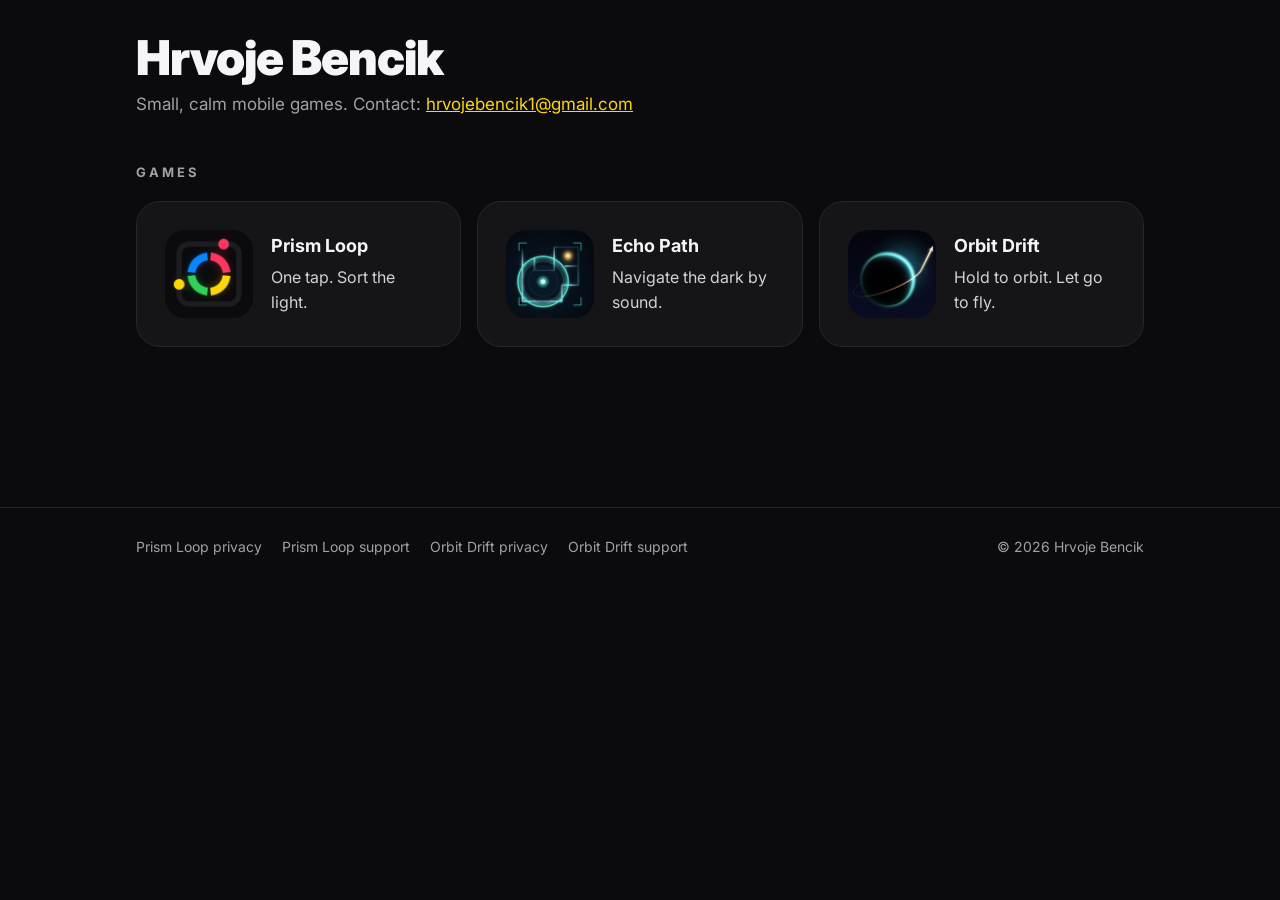
<file: index.html>
<!doctype html>
<html lang="en">
<head>
<meta charset="utf-8">
<meta name="viewport" content="width=device-width, initial-scale=1">
<title>Hrvoje Bencik Games</title>
<meta name="description" content="Small, calm mobile games by Hrvoje Bencik.">
<meta name="theme-color" content="#0B0B0D">
<link rel="icon" href="/favicon.png">
<link rel="preconnect" href="https://fonts.googleapis.com">
<link rel="preconnect" href="https://fonts.gstatic.com" crossorigin>
<link href="https://fonts.googleapis.com/css2?family=Inter:wght@400;700;900&display=swap" rel="stylesheet">
<link rel="stylesheet" href="prism-loop/style.css">
<style>
  .games { display: grid; grid-template-columns: repeat(auto-fill, minmax(280px, 1fr)); gap: 16px; padding: 8px 0 80px; }
  .game { display: flex; gap: 18px; align-items: center; text-decoration: none; color: var(--text); }
  .game img { width: 88px; height: 88px; border-radius: 20px; flex: none; }
  .game h3 { margin: 0 0 4px; }
</style>
</head>
<body>
<div class="wrap">
  <main class="doc" style="max-width:none">
    <h1>Hrvoje Bencik</h1>
    <p class="meta">Small, calm mobile games. Contact: <a href="mailto:hrvojebencik1@gmail.com">hrvojebencik1@gmail.com</a></p>
    <h2>Games</h2>
    <div class="games">
      <a class="card game" href="prism-loop/">
        <img src="prism-loop/img/apple-touch-icon.png" alt="Prism Loop icon">
        <div><h3>Prism Loop</h3><p>One tap. Sort the light.</p></div>
      </a>
      <a class="card game" href="echo-path/">
        <img src="echo-path/img/apple-touch-icon.png" alt="Echo Path icon">
        <div><h3>Echo Path</h3><p>Navigate the dark by sound.</p></div>
      </a>
      <a class="card game" href="orbit-drift/">
        <img src="orbit-drift/img/apple-touch-icon.png" alt="Orbit Drift icon">
        <div><h3>Orbit Drift</h3><p>Hold to orbit. Let go to fly.</p></div>
      </a>
    </div>
  </main>
</div>
<footer>
  <div class="wrap">
    <div><a href="prism-loop/privacy/">Prism Loop privacy</a><a href="prism-loop/support/">Prism Loop support</a><a href="orbit-drift/privacy/">Orbit Drift privacy</a><a href="orbit-drift/support/">Orbit Drift support</a></div>
    <div>© 2026 Hrvoje Bencik</div>
  </div>
</footer>
</body>
</html>
</file>
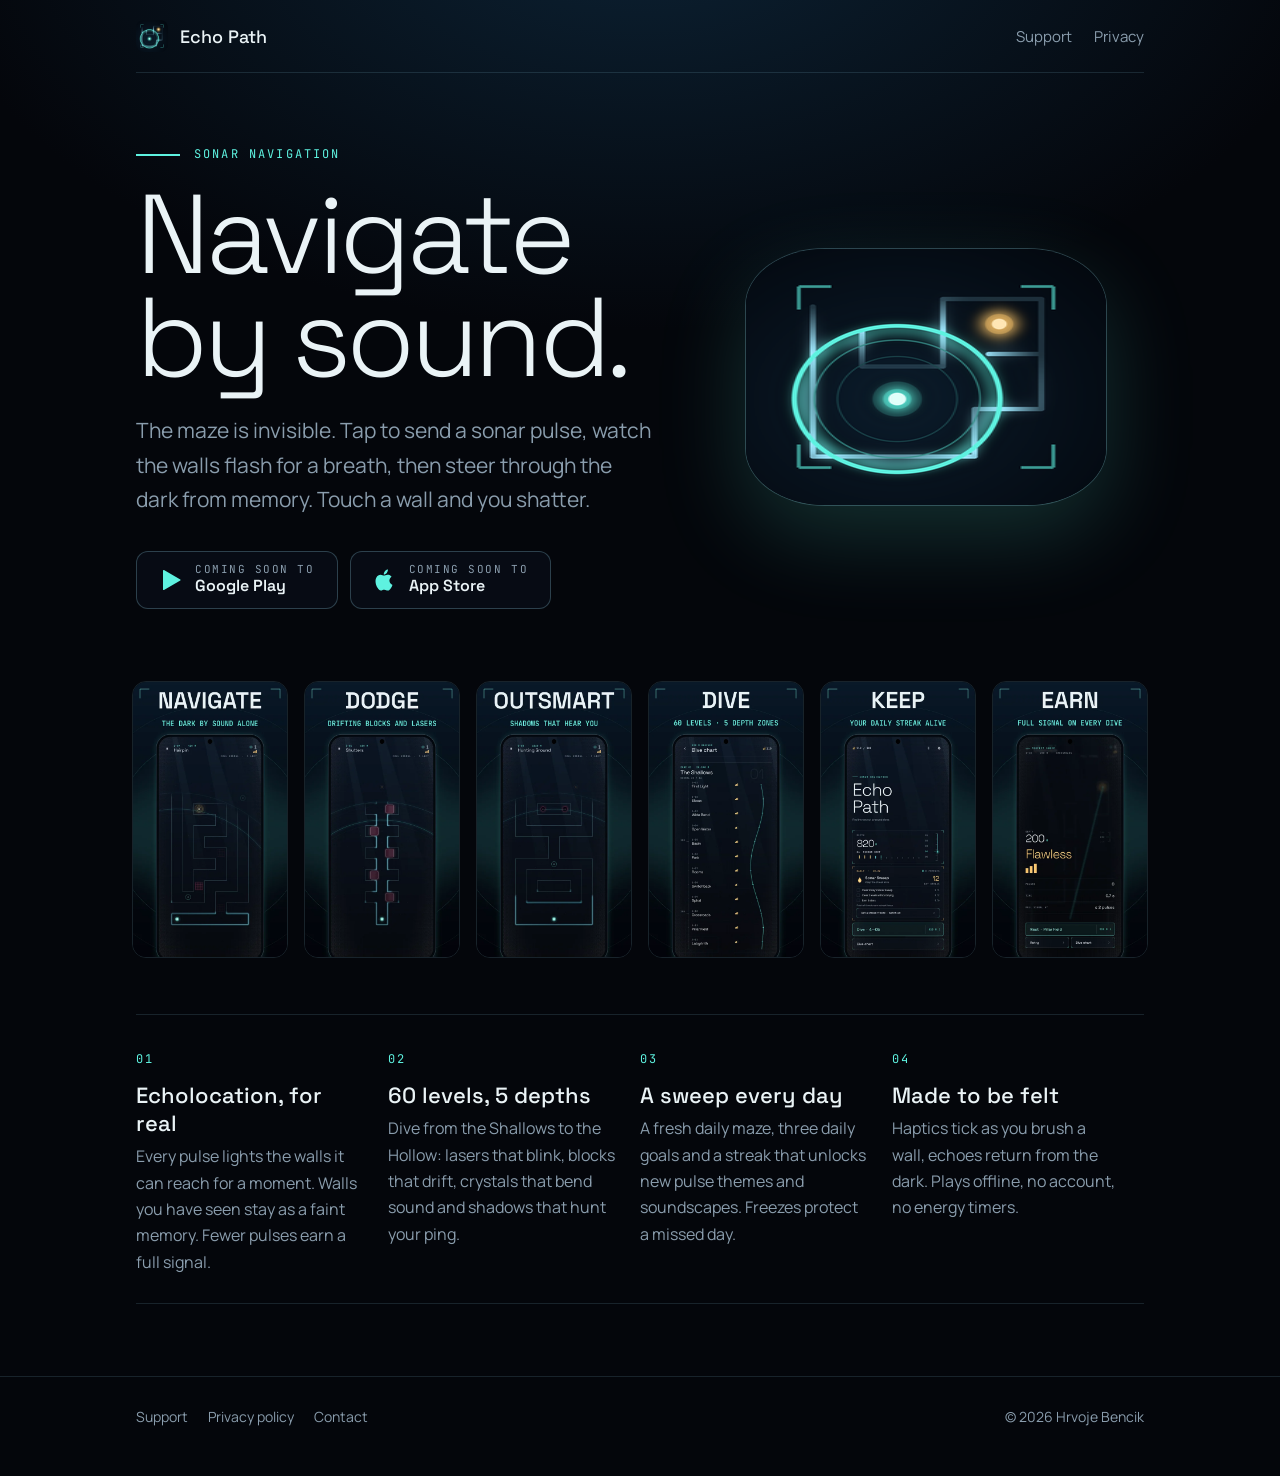
<file: echo-path/index.html>
<!doctype html>
<html lang="en">
<head>
<meta charset="utf-8">
<meta name="viewport" content="width=device-width, initial-scale=1">
<meta name="theme-color" content="#04060B">
<link rel="icon" href="/favicon.png">
<link rel="preconnect" href="https://fonts.googleapis.com">
<link rel="preconnect" href="https://fonts.gstatic.com" crossorigin>
<link href="https://fonts.googleapis.com/css2?family=JetBrains+Mono:wght@500;600&family=Manrope:wght@400;500;600&family=Space+Grotesk:wght@300;400;500;600&display=swap" rel="stylesheet">
<title>Echo Path: Sonar Maze</title>
<meta name="description" content="The maze is invisible. Send a sonar pulse, watch the walls flash for a moment, then find the way out from memory. 60 levels, a daily sweep and streaks.">
<meta property="og:title" content="Echo Path: Sonar Maze">
<meta property="og:description" content="Navigate the dark by sound alone. 60 levels, a daily sweep and streaks.">
<meta property="og:image" content="https://hrvojebencik.github.io/echo-path/img/og.jpg">
<meta property="og:type" content="website">
<meta name="twitter:card" content="summary_large_image">
<link rel="apple-touch-icon" href="img/apple-touch-icon.png">
<link rel="stylesheet" href="style.css">
</head>
<body>
<div class="wrap">
  <header class="bar">
    <a class="home" href="./"><img src="img/apple-touch-icon.png" alt="">Echo Path</a>
    <nav><a href="support/">Support</a><a href="privacy/">Privacy</a></nav>
  </header>

  <section class="hero">
    <div>
      <div class="kicker mono">Sonar navigation</div>
      <h1>Navigate<br>by sound.</h1>
      <p class="lead">The maze is invisible. Tap to send a sonar pulse, watch the walls flash for a breath, then steer through the dark from memory. Touch a wall and you shatter.</p>
      <div class="stores">
        <!-- Swap each href for the real store link once the game is live. -->
        <a class="store" id="play" href="#" aria-disabled="true">
          <svg viewBox="0 0 24 24" fill="currentColor" aria-hidden="true"><path d="M4 2.6v18.8c0 .5.6.8 1 .5l16.3-9.4c.4-.2.4-.8 0-1L5 2.1c-.4-.3-1 0-1 .5z"/></svg>
          <span><small>Coming soon to</small>Google Play</span>
        </a>
        <a class="store" id="appstore" href="#" aria-disabled="true">
          <svg viewBox="0 0 24 24" fill="currentColor" aria-hidden="true"><path d="M16.4 12.6c0-2.6 2.1-3.8 2.2-3.9-1.2-1.8-3.1-2-3.7-2-1.6-.2-3.1.9-3.9.9s-2-.9-3.4-.9C5.9 6.8 4.3 7.8 3.4 9.4c-1.8 3.2-.5 7.9 1.3 10.5.9 1.3 1.9 2.7 3.3 2.6 1.3-.1 1.8-.8 3.4-.8s2 .8 3.4.8 2.3-1.3 3.2-2.6c1-1.5 1.4-2.9 1.4-3-.1 0-2.9-1.1-3-4.3zM13.8 4.9c.7-.9 1.2-2.1 1.1-3.3-1 0-2.3.7-3 1.6-.7.8-1.2 2-1.1 3.2 1.1.1 2.3-.6 3-1.5z"/></svg>
          <span><small>Coming soon to</small>App Store</span>
        </a>
      </div>
    </div>
    <img class="icon" src="img/icon.png" alt="Echo Path app icon" width="256" height="256">
  </section>

  <div class="shots">
    <img src="img/01-navigate.webp" alt="Navigate the dark by sound alone" loading="lazy" width="540" height="960">
    <img src="img/02-dodge.webp" alt="Dodge drifting blocks and lasers" loading="lazy" width="540" height="960">
    <img src="img/03-outsmart.webp" alt="Outsmart shadows that hear you" loading="lazy" width="540" height="960">
    <img src="img/04-dive.webp" alt="60 levels across 5 depth zones" loading="lazy" width="540" height="960">
    <img src="img/05-keep.webp" alt="Keep your daily streak alive" loading="lazy" width="540" height="960">
    <img src="img/06-earn.webp" alt="Earn full signal on every dive" loading="lazy" width="540" height="960">
  </div>

  <section class="features">
    <div class="feature"><span class="mono">01</span><h3>Echolocation, for real</h3><p>Every pulse lights the walls it can reach for a moment. Walls you have seen stay as a faint memory. Fewer pulses earn a full signal.</p></div>
    <div class="feature"><span class="mono">02</span><h3>60 levels, 5 depths</h3><p>Dive from the Shallows to the Hollow: lasers that blink, blocks that drift, crystals that bend sound and shadows that hunt your ping.</p></div>
    <div class="feature"><span class="mono">03</span><h3>A sweep every day</h3><p>A fresh daily maze, three daily goals and a streak that unlocks new pulse themes and soundscapes. Freezes protect a missed day.</p></div>
    <div class="feature"><span class="mono">04</span><h3>Made to be felt</h3><p>Haptics tick as you brush a wall, echoes return from the dark. Plays offline, no account, no energy timers.</p></div>
  </section>
</div>

<footer>
  <div class="wrap">
    <div><a href="support/">Support</a><a href="privacy/">Privacy policy</a><a href="mailto:hrvojebencik1@gmail.com">Contact</a></div>
    <div>© 2026 Hrvoje Bencik</div>
  </div>
</footer>
</body>
</html>
</file>
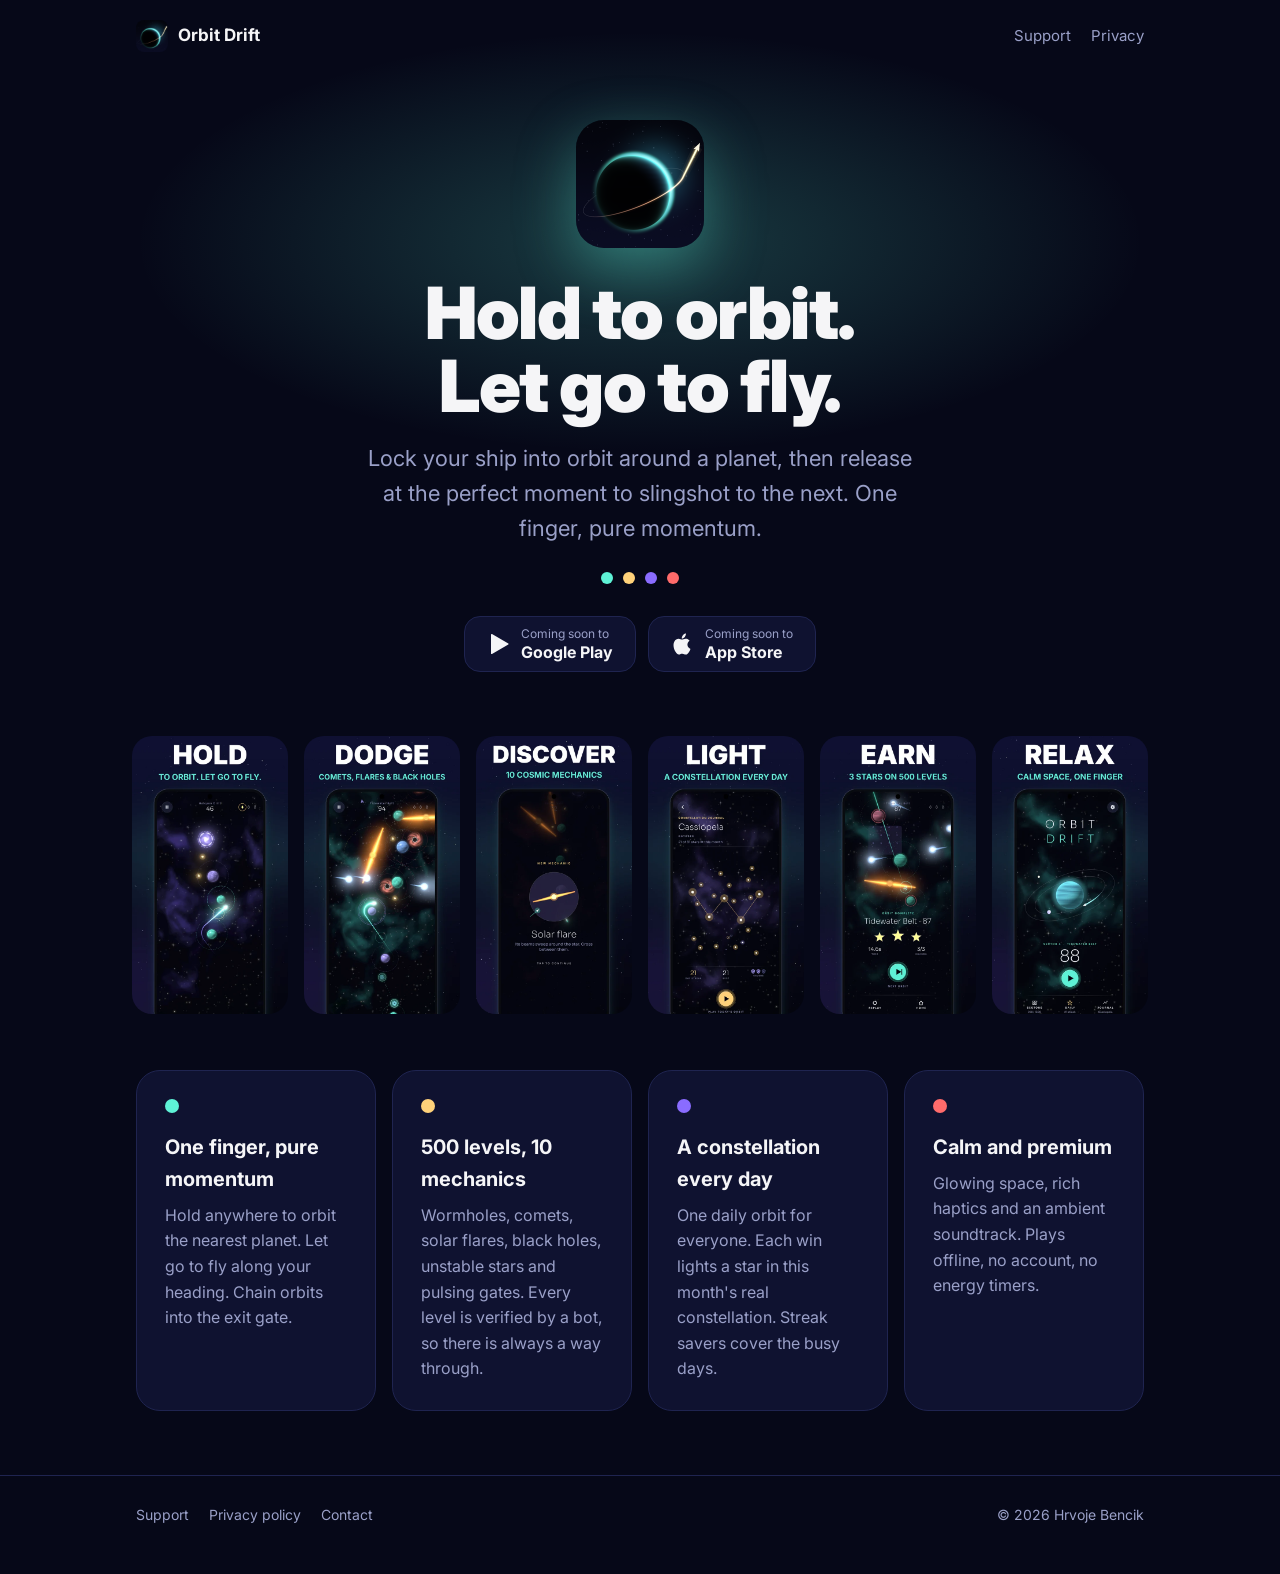
<file: orbit-drift/index.html>
<!doctype html>
<html lang="en">
<head>
<meta charset="utf-8">
<meta name="viewport" content="width=device-width, initial-scale=1">
<title>Orbit Drift: Gravity Sling</title>
<meta name="description" content="Hold to orbit a planet, let go to slingshot through space. A one-finger space game with 500 levels and a daily constellation.">
<meta property="og:title" content="Orbit Drift: Gravity Sling">
<meta property="og:description" content="Hold to orbit. Let go to fly. 500 levels and a daily constellation.">
<meta property="og:image" content="https://hrvojebencik.github.io/orbit-drift/img/og.jpg">
<meta property="og:type" content="website">
<meta name="twitter:card" content="summary_large_image">
<meta name="theme-color" content="#060818">
<link rel="icon" href="/favicon.png">
<link rel="apple-touch-icon" href="img/apple-touch-icon.png">
<link rel="preconnect" href="https://fonts.googleapis.com">
<link rel="preconnect" href="https://fonts.gstatic.com" crossorigin>
<link href="https://fonts.googleapis.com/css2?family=Inter:wght@400;700;900&display=swap" rel="stylesheet">
<link rel="stylesheet" href="style.css">
</head>
<body>
<div class="wrap">
  <header class="bar">
    <a class="home" href="./"><img src="img/apple-touch-icon.png" alt="">Orbit Drift</a>
    <nav><a href="support/">Support</a><a href="privacy/">Privacy</a></nav>
  </header>

  <section class="hero">
    <img class="icon" src="img/icon.png" alt="Orbit Drift app icon" width="128" height="128">
    <h1>Hold to orbit.<br>Let go to fly.</h1>
    <p class="lead">Lock your ship into orbit around a planet, then release at the perfect moment to slingshot to the next. One finger, pure momentum.</p>
    <div class="dots" aria-hidden="true">
      <span style="background:var(--teal)"></span><span style="background:var(--gold)"></span><span style="background:var(--violet)"></span><span style="background:var(--coral)"></span>
    </div>
    <div class="stores">
      <!-- Swap each href for the real store link once the game is live. -->
      <a class="store" id="play" href="#" aria-disabled="true">
        <svg viewBox="0 0 24 24" fill="currentColor" aria-hidden="true"><path d="M4 2.6v18.8c0 .5.6.8 1 .5l16.3-9.4c.4-.2.4-.8 0-1L5 2.1c-.4-.3-1 0-1 .5z"/></svg>
        <span><small>Coming soon to</small>Google Play</span>
      </a>
      <a class="store" id="appstore" href="#" aria-disabled="true">
        <svg viewBox="0 0 24 24" fill="currentColor" aria-hidden="true"><path d="M16.4 12.6c0-2.6 2.1-3.8 2.2-3.9-1.2-1.8-3.1-2-3.7-2-1.6-.2-3.1.9-3.9.9s-2-.9-3.4-.9C5.9 6.8 4.3 7.8 3.4 9.4c-1.8 3.2-.5 7.9 1.3 10.5.9 1.3 1.9 2.7 3.3 2.6 1.3-.1 1.8-.8 3.4-.8s2 .8 3.4.8 2.3-1.3 3.2-2.6c1-1.5 1.4-2.9 1.4-3-.1 0-2.9-1.1-3-4.3zM13.8 4.9c.7-.9 1.2-2.1 1.1-3.3-1 0-2.3.7-3 1.6-.7.8-1.2 2-1.1 3.2 1.1.1 2.3-.6 3-1.5z"/></svg>
        <span><small>Coming soon to</small>App Store</span>
      </a>
    </div>
  </section>

  <div class="shots">
    <img src="img/01-hold.webp" alt="Hold to orbit, let go to fly" loading="lazy" width="540" height="960">
    <img src="img/02-dodge.webp" alt="Dodge comets, flares and black holes" loading="lazy" width="540" height="960">
    <img src="img/03-discover.webp" alt="Discover 10 cosmic mechanics" loading="lazy" width="540" height="960">
    <img src="img/04-light.webp" alt="Light a constellation every day" loading="lazy" width="540" height="960">
    <img src="img/05-earn.webp" alt="Earn 3 stars on 500 levels" loading="lazy" width="540" height="960">
    <img src="img/06-relax.webp" alt="Calm space, one finger" loading="lazy" width="540" height="960">
  </div>

  <section class="features">
    <div class="card"><i style="background:var(--teal)"></i><h3>One finger, pure momentum</h3><p>Hold anywhere to orbit the nearest planet. Let go to fly along your heading. Chain orbits into the exit gate.</p></div>
    <div class="card"><i style="background:var(--gold)"></i><h3>500 levels, 10 mechanics</h3><p>Wormholes, comets, solar flares, black holes, unstable stars and pulsing gates. Every level is verified by a bot, so there is always a way through.</p></div>
    <div class="card"><i style="background:var(--violet)"></i><h3>A constellation every day</h3><p>One daily orbit for everyone. Each win lights a star in this month's real constellation. Streak savers cover the busy days.</p></div>
    <div class="card"><i style="background:var(--coral)"></i><h3>Calm and premium</h3><p>Glowing space, rich haptics and an ambient soundtrack. Plays offline, no account, no energy timers.</p></div>
  </section>
</div>

<footer>
  <div class="wrap">
    <div><a href="support/">Support</a><a href="privacy/">Privacy policy</a><a href="mailto:hrvojebencik1@gmail.com">Contact</a></div>
    <div>© 2026 Hrvoje Bencik</div>
  </div>
</footer>
</body>
</html>
</file>
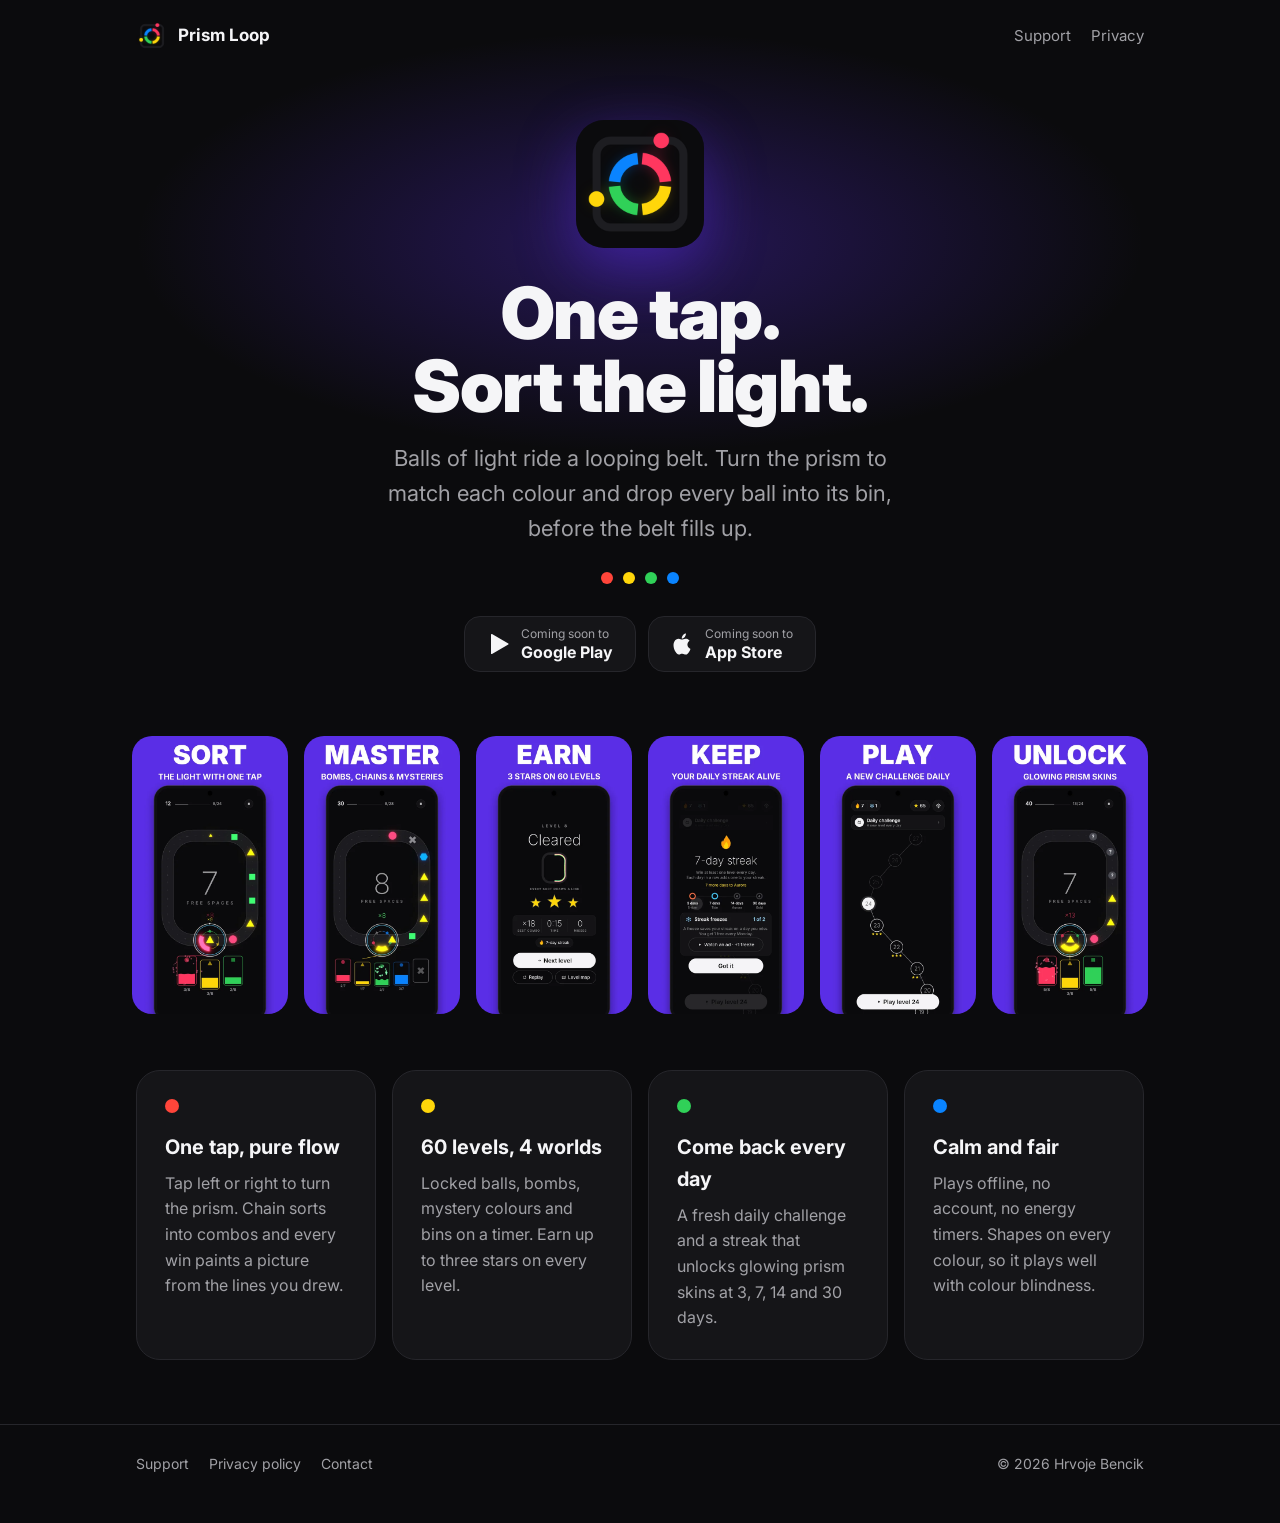
<file: prism-loop/index.html>
<!doctype html>
<html lang="en">
<head>
<meta charset="utf-8">
<meta name="viewport" content="width=device-width, initial-scale=1">
<title>Prism Loop: Color Sort Puzzle</title>
<meta name="description" content="Turn the prism, sort every ball, keep the belt moving. A one-tap color puzzle with 60 levels, a daily challenge and streaks.">
<meta property="og:title" content="Prism Loop: Color Sort Puzzle">
<meta property="og:description" content="One tap. Sort the light. 60 levels, a daily challenge and streaks.">
<meta property="og:image" content="https://hrvojebencik.github.io/prism-loop/img/og.jpg">
<meta property="og:type" content="website">
<meta name="twitter:card" content="summary_large_image">
<meta name="theme-color" content="#0B0B0D">
<link rel="icon" href="/favicon.png">
<link rel="apple-touch-icon" href="img/apple-touch-icon.png">
<link rel="preconnect" href="https://fonts.googleapis.com">
<link rel="preconnect" href="https://fonts.gstatic.com" crossorigin>
<link href="https://fonts.googleapis.com/css2?family=Inter:wght@400;700;900&display=swap" rel="stylesheet">
<link rel="stylesheet" href="style.css">
</head>
<body>
<div class="wrap">
  <header class="bar">
    <a class="home" href="./"><img src="img/apple-touch-icon.png" alt="">Prism Loop</a>
    <nav><a href="support/">Support</a><a href="privacy/">Privacy</a></nav>
  </header>

  <section class="hero">
    <img class="icon" src="img/icon.png" alt="Prism Loop app icon" width="128" height="128">
    <h1>One tap.<br>Sort the light.</h1>
    <p class="lead">Balls of light ride a looping belt. Turn the prism to match each colour and drop every ball into its bin, before the belt fills up.</p>
    <div class="dots" aria-hidden="true">
      <span style="background:var(--red)"></span><span style="background:var(--yellow)"></span><span style="background:var(--green)"></span><span style="background:var(--blue)"></span>
    </div>
    <div class="stores">
      <!-- Swap each href for the real store link once the game is live. -->
      <a class="store" id="play" href="#" aria-disabled="true">
        <svg viewBox="0 0 24 24" fill="currentColor" aria-hidden="true"><path d="M4 2.6v18.8c0 .5.6.8 1 .5l16.3-9.4c.4-.2.4-.8 0-1L5 2.1c-.4-.3-1 0-1 .5z"/></svg>
        <span><small>Coming soon to</small>Google Play</span>
      </a>
      <a class="store" id="appstore" href="#" aria-disabled="true">
        <svg viewBox="0 0 24 24" fill="currentColor" aria-hidden="true"><path d="M16.4 12.6c0-2.6 2.1-3.8 2.2-3.9-1.2-1.8-3.1-2-3.7-2-1.6-.2-3.1.9-3.9.9s-2-.9-3.4-.9C5.9 6.8 4.3 7.8 3.4 9.4c-1.8 3.2-.5 7.9 1.3 10.5.9 1.3 1.9 2.7 3.3 2.6 1.3-.1 1.8-.8 3.4-.8s2 .8 3.4.8 2.3-1.3 3.2-2.6c1-1.5 1.4-2.9 1.4-3-.1 0-2.9-1.1-3-4.3zM13.8 4.9c.7-.9 1.2-2.1 1.1-3.3-1 0-2.3.7-3 1.6-.7.8-1.2 2-1.1 3.2 1.1.1 2.3-.6 3-1.5z"/></svg>
        <span><small>Coming soon to</small>App Store</span>
      </a>
    </div>
  </section>

  <div class="shots">
    <img src="img/01-sort.webp" alt="Sort the light with one tap" loading="lazy" width="540" height="960">
    <img src="img/02-master.webp" alt="Bombs, chains and mystery balls" loading="lazy" width="540" height="960">
    <img src="img/03-earn.webp" alt="Earn 3 stars on 60 levels" loading="lazy" width="540" height="960">
    <img src="img/04-keep.webp" alt="Keep your daily streak alive" loading="lazy" width="540" height="960">
    <img src="img/05-play.webp" alt="A new challenge every day" loading="lazy" width="540" height="960">
    <img src="img/06-unlock.webp" alt="Unlock glowing prism skins" loading="lazy" width="540" height="960">
  </div>

  <section class="features">
    <div class="card"><i style="background:var(--red)"></i><h3>One tap, pure flow</h3><p>Tap left or right to turn the prism. Chain sorts into combos and every win paints a picture from the lines you drew.</p></div>
    <div class="card"><i style="background:var(--yellow)"></i><h3>60 levels, 4 worlds</h3><p>Locked balls, bombs, mystery colours and bins on a timer. Earn up to three stars on every level.</p></div>
    <div class="card"><i style="background:var(--green)"></i><h3>Come back every day</h3><p>A fresh daily challenge and a streak that unlocks glowing prism skins at 3, 7, 14 and 30 days.</p></div>
    <div class="card"><i style="background:var(--blue)"></i><h3>Calm and fair</h3><p>Plays offline, no account, no energy timers. Shapes on every colour, so it plays well with colour blindness.</p></div>
  </section>
</div>

<footer>
  <div class="wrap">
    <div><a href="support/">Support</a><a href="privacy/">Privacy policy</a><a href="mailto:hrvojebencik1@gmail.com">Contact</a></div>
    <div>© 2026 Hrvoje Bencik</div>
  </div>
</footer>
</body>
</html>
</file>
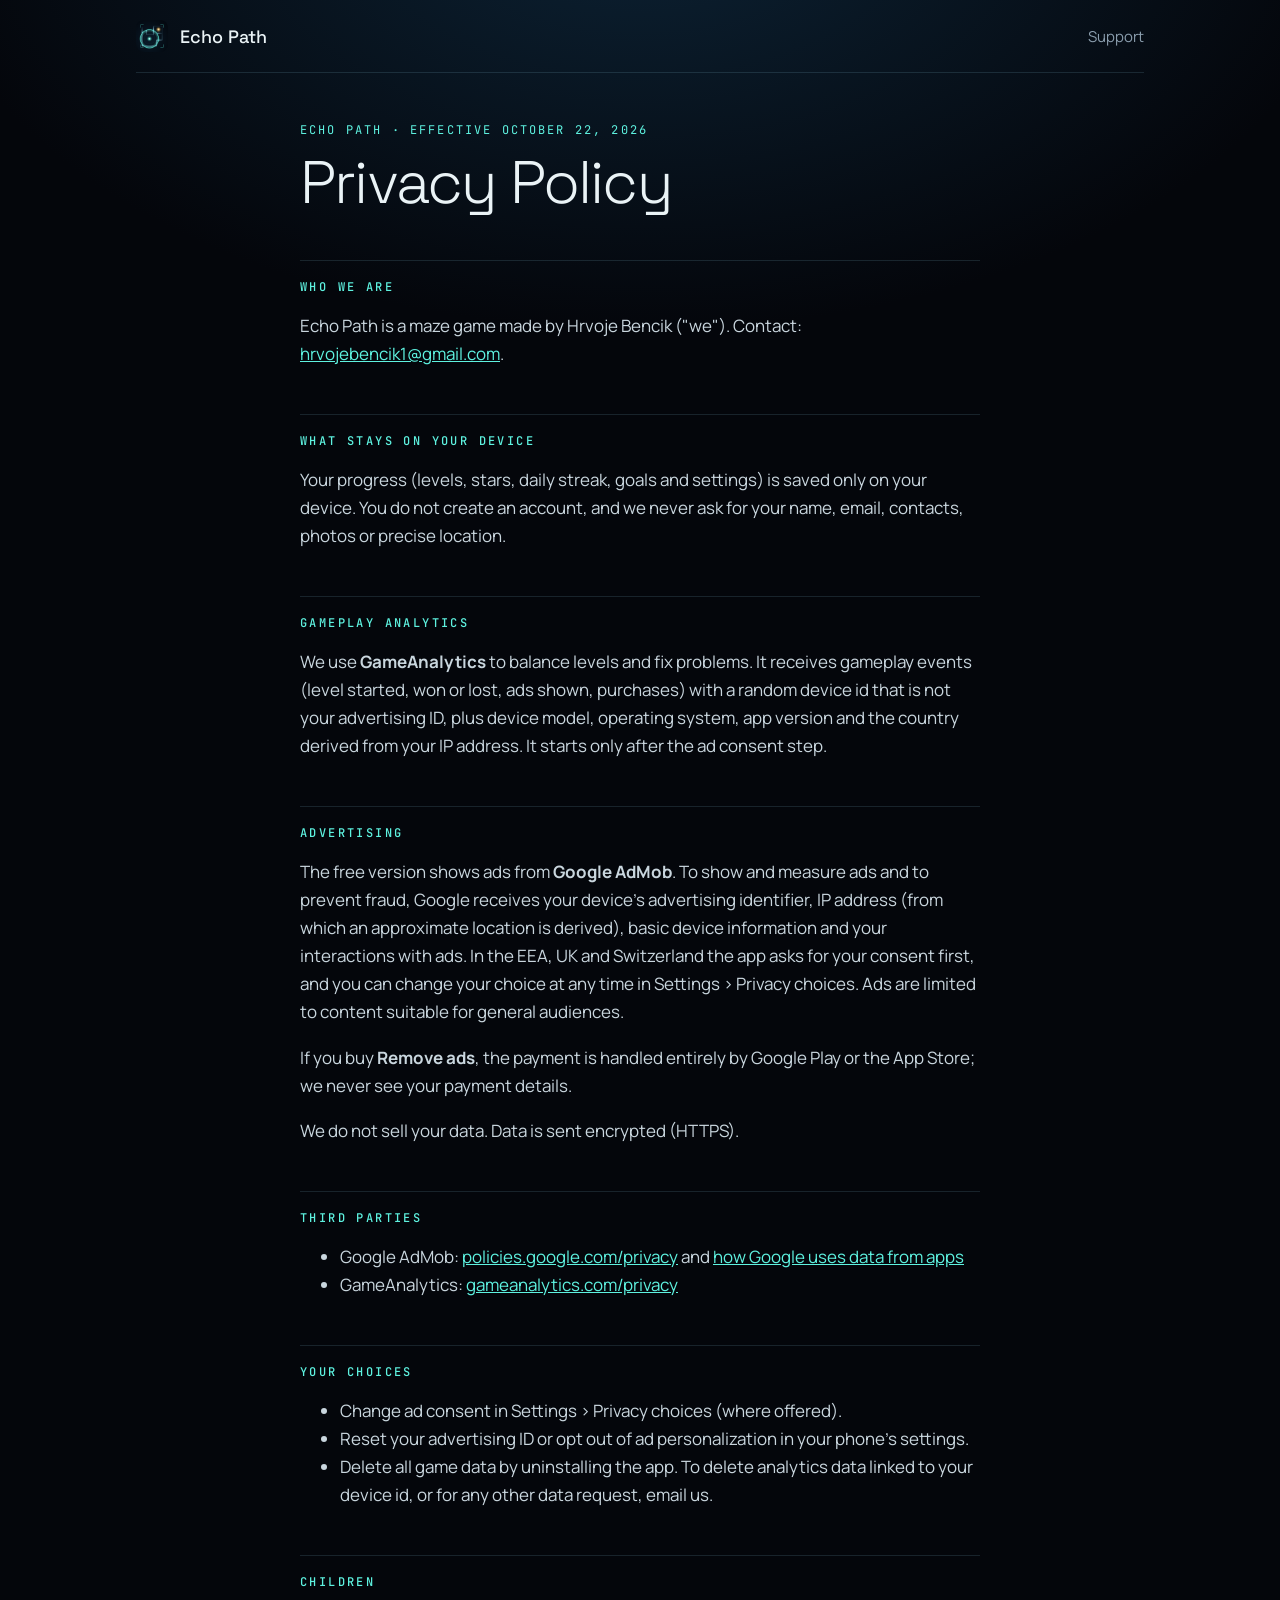
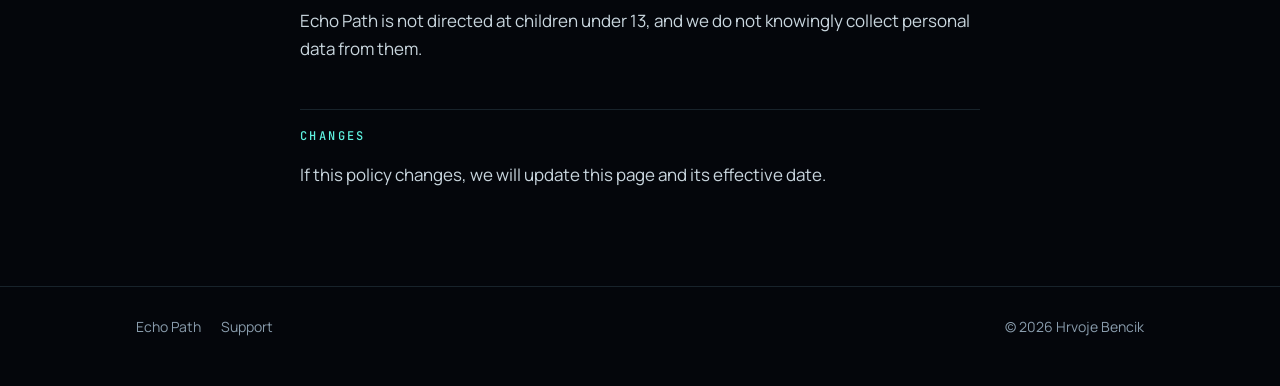
<file: echo-path/privacy/index.html>
<!doctype html>
<html lang="en">
<head>
<meta charset="utf-8">
<meta name="viewport" content="width=device-width, initial-scale=1">
<meta name="theme-color" content="#04060B">
<link rel="icon" href="/favicon.png">
<link rel="preconnect" href="https://fonts.googleapis.com">
<link rel="preconnect" href="https://fonts.gstatic.com" crossorigin>
<link href="https://fonts.googleapis.com/css2?family=JetBrains+Mono:wght@500;600&family=Manrope:wght@400;500;600&family=Space+Grotesk:wght@300;400;500;600&display=swap" rel="stylesheet">
<title>Echo Path Privacy Policy</title>
<meta name="description" content="How Echo Path: Sonar Maze handles your data.">
<link rel="stylesheet" href="../style.css">
</head>
<body>
<div class="wrap">
  <header class="bar">
    <a class="home" href="../"><img src="../img/apple-touch-icon.png" alt="">Echo Path</a>
    <nav><a href="../support/">Support</a></nav>
  </header>
  <main class="doc">
<div class="mono">Echo Path · Effective October 22, 2026</div>
<h1>Privacy Policy</h1>

<h2>Who we are</h2>
<p>Echo Path is a maze game made by Hrvoje Bencik ("we"). Contact: <a href="mailto:hrvojebencik1@gmail.com">hrvojebencik1@gmail.com</a>.</p>

<h2>What stays on your device</h2>
<p>Your progress (levels, stars, daily streak, goals and settings) is saved only on your device. You do not create an account, and we never ask for your name, email, contacts, photos or precise location.</p>

<h2>Gameplay analytics</h2>
<p>We use <b>GameAnalytics</b> to balance levels and fix problems. It receives gameplay events (level started, won or lost, ads shown, purchases) with a random device id that is not your advertising ID, plus device model, operating system, app version and the country derived from your IP address. It starts only after the ad consent step.</p>

<h2>Advertising</h2>
<p>The free version shows ads from <b>Google AdMob</b>. To show and measure ads and to prevent fraud, Google receives your device's advertising identifier, IP address (from which an approximate location is derived), basic device information and your interactions with ads. In the EEA, UK and Switzerland the app asks for your consent first, and you can change your choice at any time in Settings › Privacy choices. Ads are limited to content suitable for general audiences.</p>
<p>If you buy <b>Remove ads</b>, the payment is handled entirely by Google Play or the App Store; we never see your payment details.</p>
<p>We do not sell your data. Data is sent encrypted (HTTPS).</p>

<h2>Third parties</h2>
<ul>
  <li>Google AdMob: <a href="https://policies.google.com/privacy">policies.google.com/privacy</a> and <a href="https://policies.google.com/technologies/partner-sites">how Google uses data from apps</a></li>
  <li>GameAnalytics: <a href="https://gameanalytics.com/privacy">gameanalytics.com/privacy</a></li>
</ul>

<h2>Your choices</h2>
<ul>
  <li>Change ad consent in Settings › Privacy choices (where offered).</li>
  <li>Reset your advertising ID or opt out of ad personalization in your phone's settings.</li>
  <li>Delete all game data by uninstalling the app. To delete analytics data linked to your device id, or for any other data request, email us.</li>
</ul>

<h2>Children</h2>
<p>Echo Path is not directed at children under 13, and we do not knowingly collect personal data from them.</p>

<h2>Changes</h2>
<p>If this policy changes, we will update this page and its effective date.</p>
  </main>
</div>
<footer>
  <div class="wrap">
    <div><a href="../">Echo Path</a><a href="../support/">Support</a></div>
    <div>© 2026 Hrvoje Bencik</div>
  </div>
</footer>
</body>
</html>
</file>
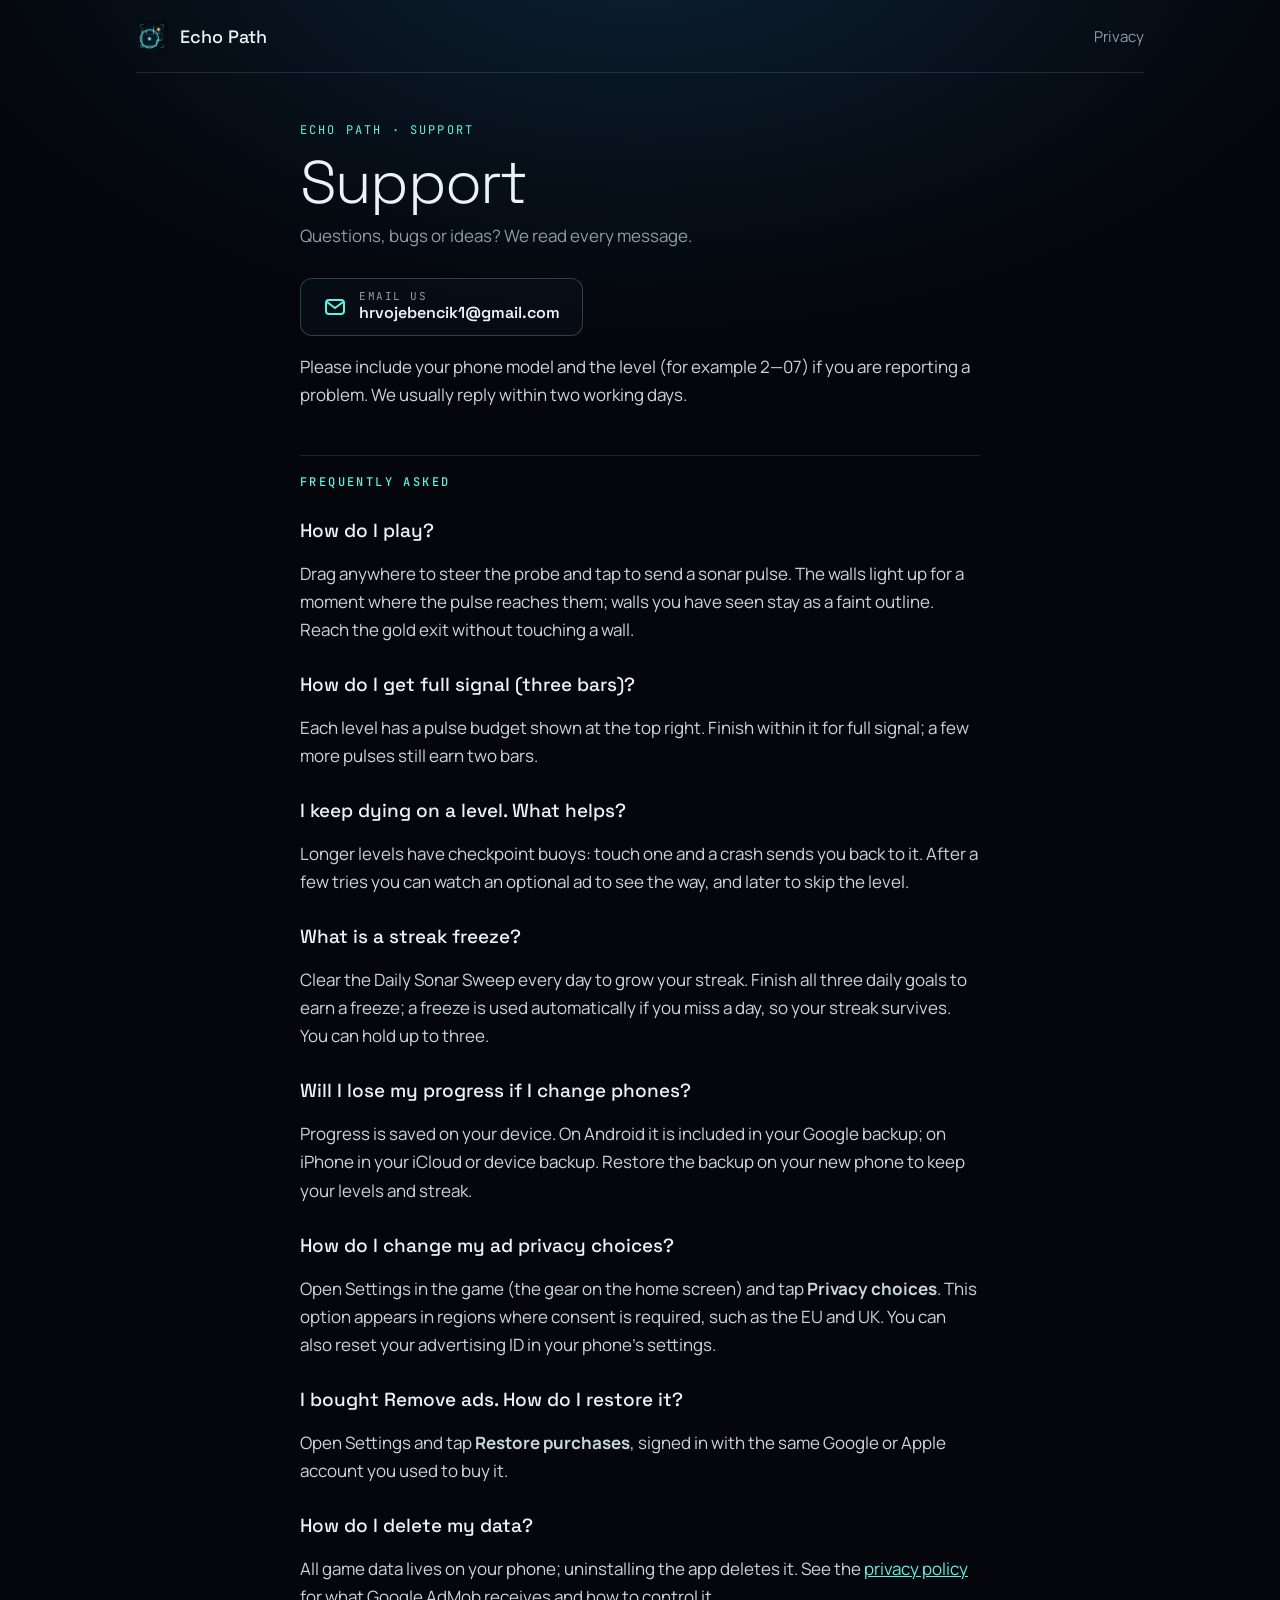
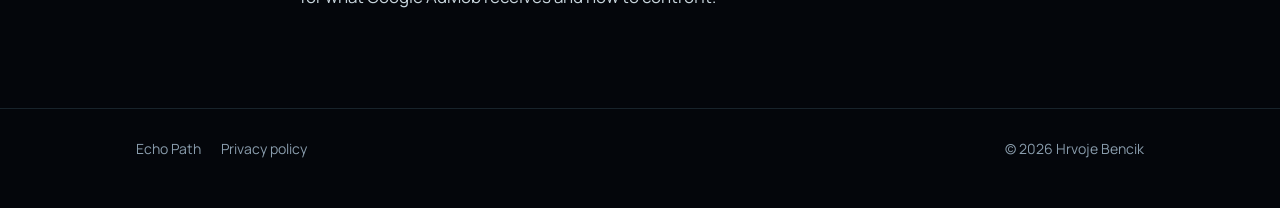
<file: echo-path/support/index.html>
<!doctype html>
<html lang="en">
<head>
<meta charset="utf-8">
<meta name="viewport" content="width=device-width, initial-scale=1">
<meta name="theme-color" content="#04060B">
<link rel="icon" href="/favicon.png">
<link rel="preconnect" href="https://fonts.googleapis.com">
<link rel="preconnect" href="https://fonts.gstatic.com" crossorigin>
<link href="https://fonts.googleapis.com/css2?family=JetBrains+Mono:wght@500;600&family=Manrope:wght@400;500;600&family=Space+Grotesk:wght@300;400;500;600&display=swap" rel="stylesheet">
<title>Echo Path Support</title>
<meta name="description" content="Help and contact for Echo Path: Sonar Maze.">
<link rel="stylesheet" href="../style.css">
</head>
<body>
<div class="wrap">
  <header class="bar">
    <a class="home" href="../"><img src="../img/apple-touch-icon.png" alt="">Echo Path</a>
    <nav><a href="../privacy/">Privacy</a></nav>
  </header>
  <main class="doc">
    <div class="mono">Echo Path · Support</div>
    <h1>Support</h1>
    <p class="meta">Questions, bugs or ideas? We read every message.</p>
    <div class="contact">
      <a class="store" href="mailto:hrvojebencik1@gmail.com?subject=Echo%20Path%20support">
        <svg viewBox="0 0 24 24" fill="none" stroke="currentColor" stroke-width="2" aria-hidden="true"><rect x="3" y="5" width="18" height="14" rx="3"/><path d="m4 7 8 6 8-6"/></svg>
        <span><small>Email us</small>hrvojebencik1@gmail.com</span>
      </a>
    </div>
    <p>Please include your phone model and the level (for example 2—07) if you are reporting a problem. We usually reply within two working days.</p>

    <h2>Frequently asked</h2>

    <h3>How do I play?</h3>
    <p>Drag anywhere to steer the probe and tap to send a sonar pulse. The walls light up for a moment where the pulse reaches them; walls you have seen stay as a faint outline. Reach the gold exit without touching a wall.</p>

    <h3>How do I get full signal (three bars)?</h3>
    <p>Each level has a pulse budget shown at the top right. Finish within it for full signal; a few more pulses still earn two bars.</p>

    <h3>I keep dying on a level. What helps?</h3>
    <p>Longer levels have checkpoint buoys: touch one and a crash sends you back to it. After a few tries you can watch an optional ad to see the way, and later to skip the level.</p>

    <h3>What is a streak freeze?</h3>
    <p>Clear the Daily Sonar Sweep every day to grow your streak. Finish all three daily goals to earn a freeze; a freeze is used automatically if you miss a day, so your streak survives. You can hold up to three.</p>

    <h3>Will I lose my progress if I change phones?</h3>
    <p>Progress is saved on your device. On Android it is included in your Google backup; on iPhone in your iCloud or device backup. Restore the backup on your new phone to keep your levels and streak.</p>

    <h3>How do I change my ad privacy choices?</h3>
    <p>Open Settings in the game (the gear on the home screen) and tap <b>Privacy choices</b>. This option appears in regions where consent is required, such as the EU and UK. You can also reset your advertising ID in your phone's settings.</p>

    <h3>I bought Remove ads. How do I restore it?</h3>
    <p>Open Settings and tap <b>Restore purchases</b>, signed in with the same Google or Apple account you used to buy it.</p>

    <h3>How do I delete my data?</h3>
    <p>All game data lives on your phone; uninstalling the app deletes it. See the <a href="../privacy/">privacy policy</a> for what Google AdMob receives and how to control it.</p>
  </main>
</div>
<footer>
  <div class="wrap">
    <div><a href="../">Echo Path</a><a href="../privacy/">Privacy policy</a></div>
    <div>© 2026 Hrvoje Bencik</div>
  </div>
</footer>
</body>
</html>
</file>
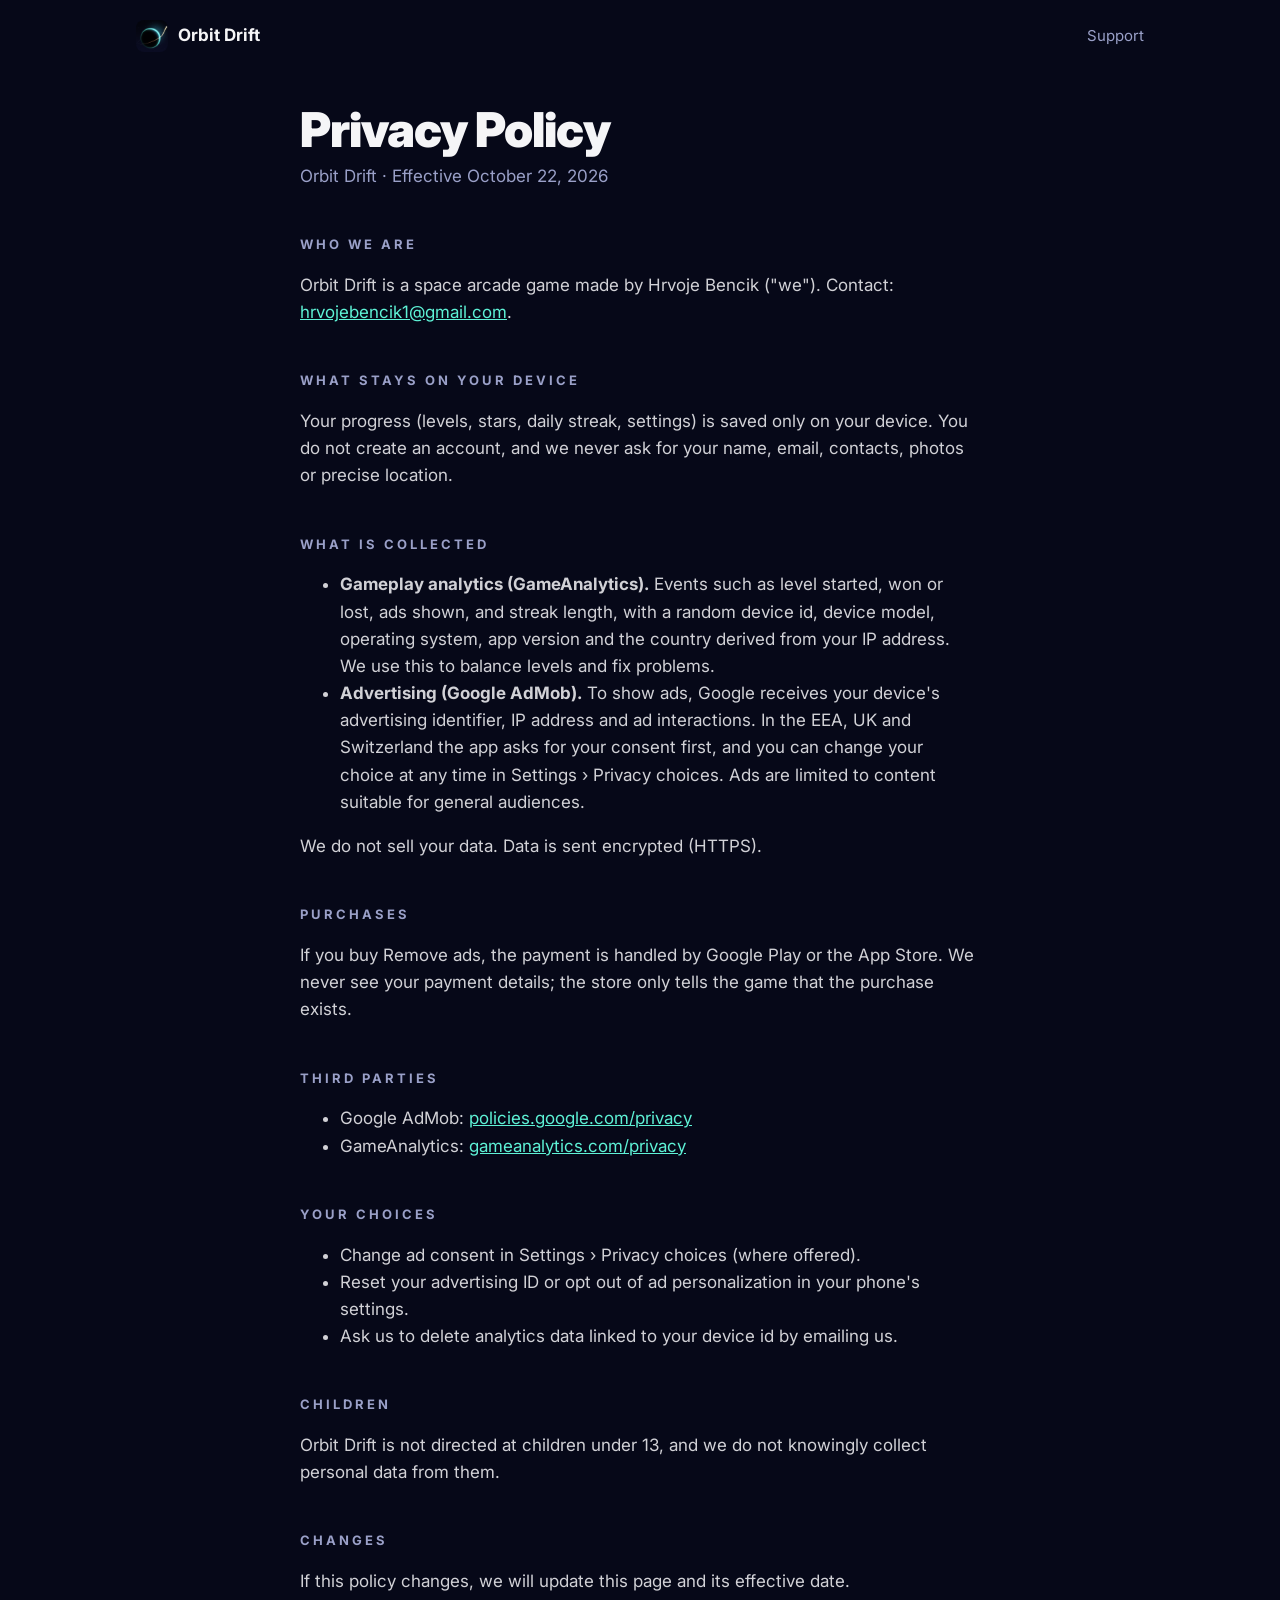
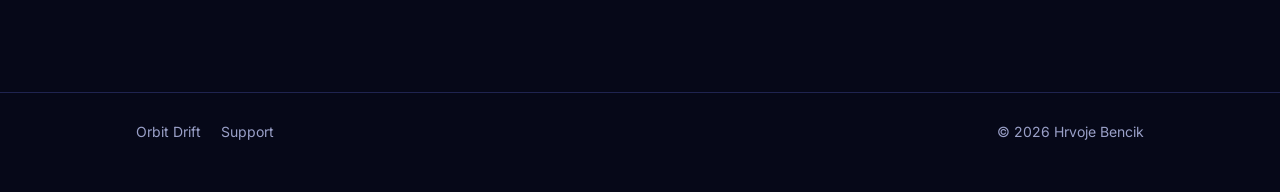
<file: orbit-drift/privacy/index.html>
<!doctype html>
<html lang="en">
<head>
<meta charset="utf-8">
<meta name="viewport" content="width=device-width, initial-scale=1">
<title>Orbit Drift Privacy Policy</title>
<meta name="description" content="How Orbit Drift: Gravity Sling handles your data.">
<meta name="theme-color" content="#060818">
<link rel="icon" href="/favicon.png">
<link rel="apple-touch-icon" href="../img/apple-touch-icon.png">
<link rel="preconnect" href="https://fonts.googleapis.com">
<link rel="preconnect" href="https://fonts.gstatic.com" crossorigin>
<link href="https://fonts.googleapis.com/css2?family=Inter:wght@400;700;900&display=swap" rel="stylesheet">
<link rel="stylesheet" href="../style.css">
</head>
<body>
<div class="wrap">
  <header class="bar">
    <a class="home" href="../"><img src="../img/apple-touch-icon.png" alt="">Orbit Drift</a>
    <nav><a href="../support/">Support</a></nav>
  </header>
  <main class="doc">
<h1>Privacy Policy</h1>
<p class="meta">Orbit Drift · Effective October 22, 2026</p>

<h2>Who we are</h2>
<p>Orbit Drift is a space arcade game made by Hrvoje Bencik ("we"). Contact: <a href="mailto:hrvojebencik1@gmail.com">hrvojebencik1@gmail.com</a>.</p>

<h2>What stays on your device</h2>
<p>Your progress (levels, stars, daily streak, settings) is saved only on your device. You do not create an account, and we never ask for your name, email, contacts, photos or precise location.</p>

<h2>What is collected</h2>
<ul>
  <li><b>Gameplay analytics (GameAnalytics).</b> Events such as level started, won or lost, ads shown, and streak length, with a random device id, device model, operating system, app version and the country derived from your IP address. We use this to balance levels and fix problems.</li>
  <li><b>Advertising (Google AdMob).</b> To show ads, Google receives your device's advertising identifier, IP address and ad interactions. In the EEA, UK and Switzerland the app asks for your consent first, and you can change your choice at any time in Settings › Privacy choices. Ads are limited to content suitable for general audiences.</li>
</ul>
<p>We do not sell your data. Data is sent encrypted (HTTPS).</p>

<h2>Purchases</h2>
<p>If you buy Remove ads, the payment is handled by Google Play or the App Store. We never see your payment details; the store only tells the game that the purchase exists.</p>

<h2>Third parties</h2>
<ul>
  <li>Google AdMob: <a href="https://policies.google.com/privacy">policies.google.com/privacy</a></li>
  <li>GameAnalytics: <a href="https://gameanalytics.com/privacy">gameanalytics.com/privacy</a></li>
</ul>

<h2>Your choices</h2>
<ul>
  <li>Change ad consent in Settings › Privacy choices (where offered).</li>
  <li>Reset your advertising ID or opt out of ad personalization in your phone's settings.</li>
  <li>Ask us to delete analytics data linked to your device id by emailing us.</li>
</ul>

<h2>Children</h2>
<p>Orbit Drift is not directed at children under 13, and we do not knowingly collect personal data from them.</p>

<h2>Changes</h2>
<p>If this policy changes, we will update this page and its effective date.</p>
  </main>
</div>

<footer>
  <div class="wrap">
    <div><a href="../">Orbit Drift</a><a href="../support/">Support</a></div>
    <div>© 2026 Hrvoje Bencik</div>
  </div>
</footer>
</body>
</html>
</file>
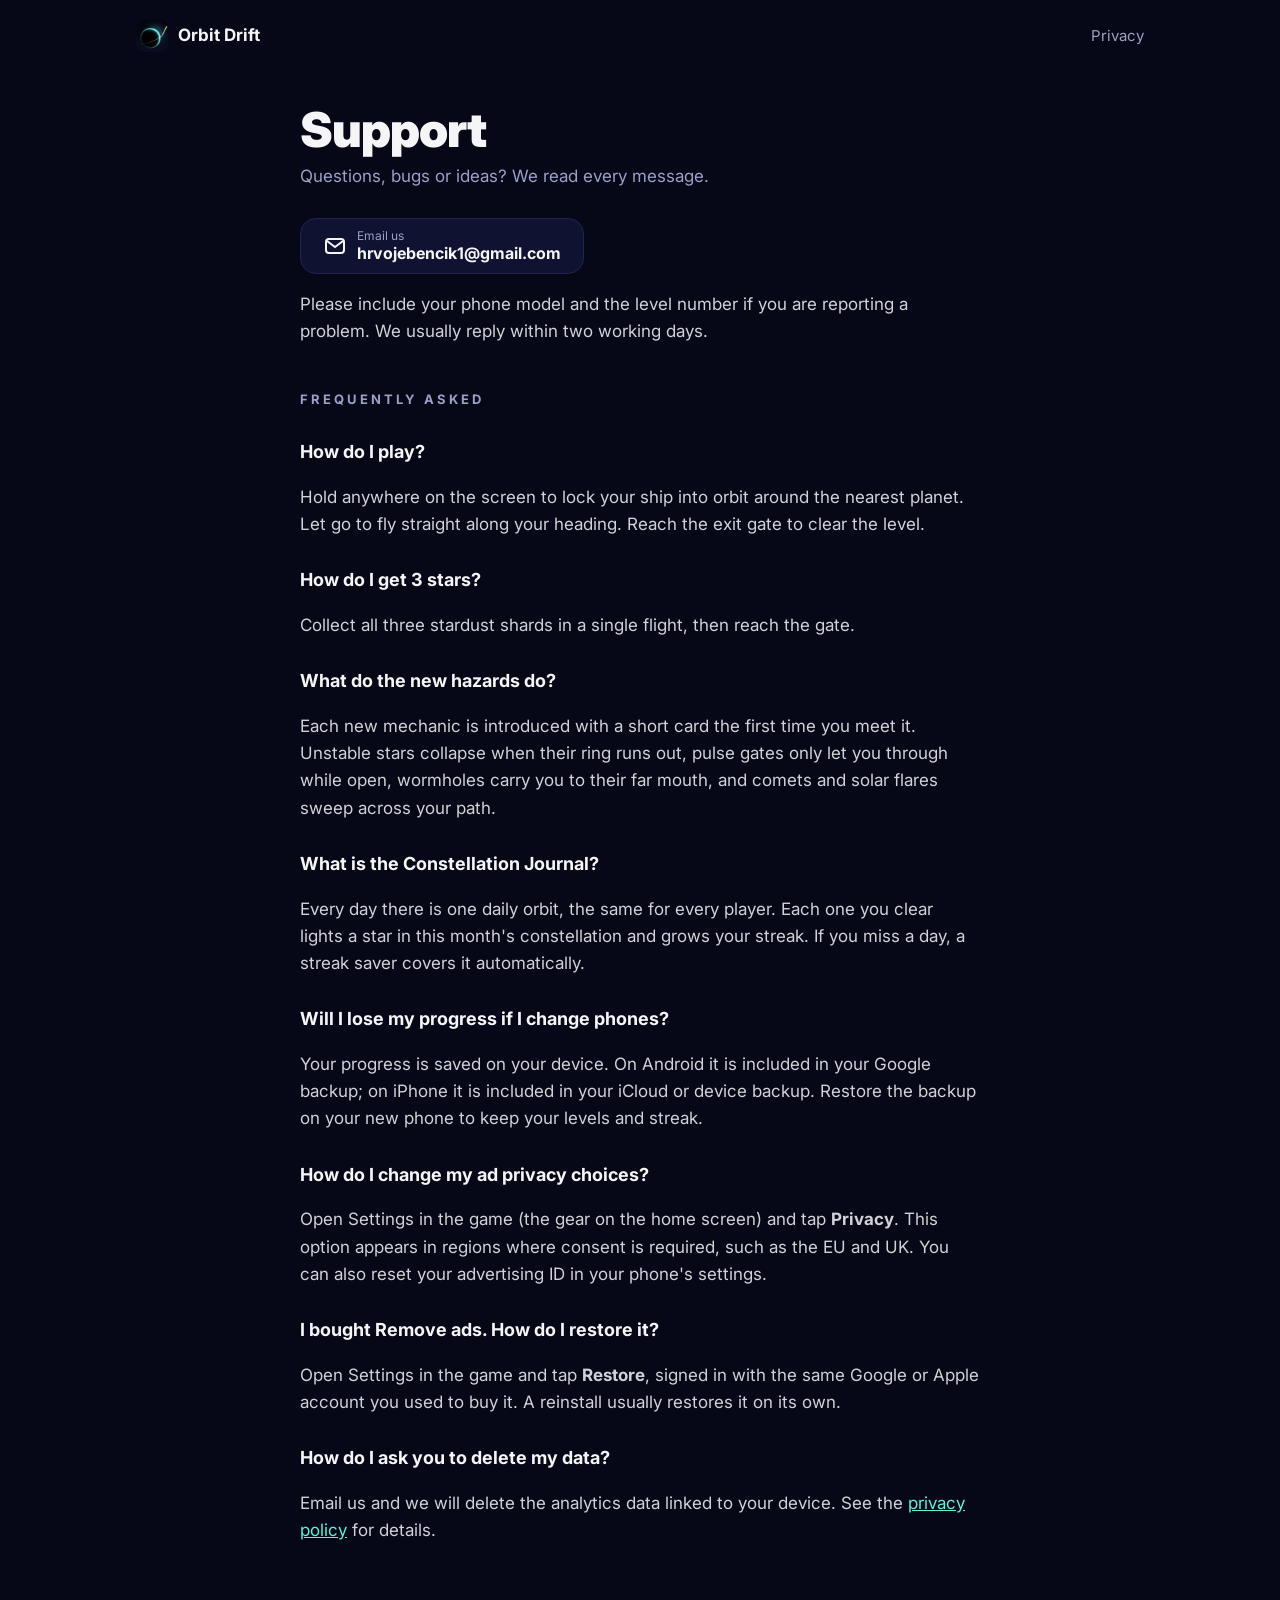
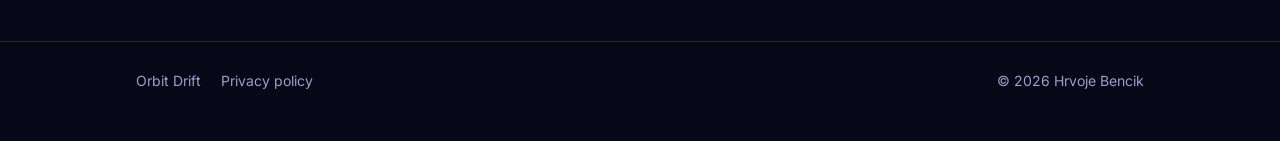
<file: orbit-drift/support/index.html>
<!doctype html>
<html lang="en">
<head>
<meta charset="utf-8">
<meta name="viewport" content="width=device-width, initial-scale=1">
<title>Orbit Drift Support</title>
<meta name="description" content="Help and contact for Orbit Drift: Gravity Sling.">
<meta name="theme-color" content="#060818">
<link rel="icon" href="/favicon.png">
<link rel="apple-touch-icon" href="../img/apple-touch-icon.png">
<link rel="preconnect" href="https://fonts.googleapis.com">
<link rel="preconnect" href="https://fonts.gstatic.com" crossorigin>
<link href="https://fonts.googleapis.com/css2?family=Inter:wght@400;700;900&display=swap" rel="stylesheet">
<link rel="stylesheet" href="../style.css">
</head>
<body>
<div class="wrap">
  <header class="bar">
    <a class="home" href="../"><img src="../img/apple-touch-icon.png" alt="">Orbit Drift</a>
    <nav><a href="../privacy/">Privacy</a></nav>
  </header>
  <main class="doc">
    <h1>Support</h1>
    <p class="meta">Questions, bugs or ideas? We read every message.</p>
    <div class="contact">
      <a class="store" href="mailto:hrvojebencik1@gmail.com?subject=Orbit%20Drift%20support">
        <svg viewBox="0 0 24 24" fill="none" stroke="currentColor" stroke-width="2" aria-hidden="true"><rect x="3" y="5" width="18" height="14" rx="3"/><path d="m4 7 8 6 8-6"/></svg>
        <span><small>Email us</small>hrvojebencik1@gmail.com</span>
      </a>
    </div>
    <p>Please include your phone model and the level number if you are reporting a problem. We usually reply within two working days.</p>

    <h2>Frequently asked</h2>

    <h3>How do I play?</h3>
    <p>Hold anywhere on the screen to lock your ship into orbit around the nearest planet. Let go to fly straight along your heading. Reach the exit gate to clear the level.</p>

    <h3>How do I get 3 stars?</h3>
    <p>Collect all three stardust shards in a single flight, then reach the gate.</p>

    <h3>What do the new hazards do?</h3>
    <p>Each new mechanic is introduced with a short card the first time you meet it. Unstable stars collapse when their ring runs out, pulse gates only let you through while open, wormholes carry you to their far mouth, and comets and solar flares sweep across your path.</p>

    <h3>What is the Constellation Journal?</h3>
    <p>Every day there is one daily orbit, the same for every player. Each one you clear lights a star in this month's constellation and grows your streak. If you miss a day, a streak saver covers it automatically.</p>

    <h3>Will I lose my progress if I change phones?</h3>
    <p>Your progress is saved on your device. On Android it is included in your Google backup; on iPhone it is included in your iCloud or device backup. Restore the backup on your new phone to keep your levels and streak.</p>

    <h3>How do I change my ad privacy choices?</h3>
    <p>Open Settings in the game (the gear on the home screen) and tap <b>Privacy</b>. This option appears in regions where consent is required, such as the EU and UK. You can also reset your advertising ID in your phone's settings.</p>

    <h3>I bought Remove ads. How do I restore it?</h3>
    <p>Open Settings in the game and tap <b>Restore</b>, signed in with the same Google or Apple account you used to buy it. A reinstall usually restores it on its own.</p>

    <h3>How do I ask you to delete my data?</h3>
    <p>Email us and we will delete the analytics data linked to your device. See the <a href="../privacy/">privacy policy</a> for details.</p>
  </main>
</div>

<footer>
  <div class="wrap">
    <div><a href="../">Orbit Drift</a><a href="../privacy/">Privacy policy</a></div>
    <div>© 2026 Hrvoje Bencik</div>
  </div>
</footer>
</body>
</html>
</file>
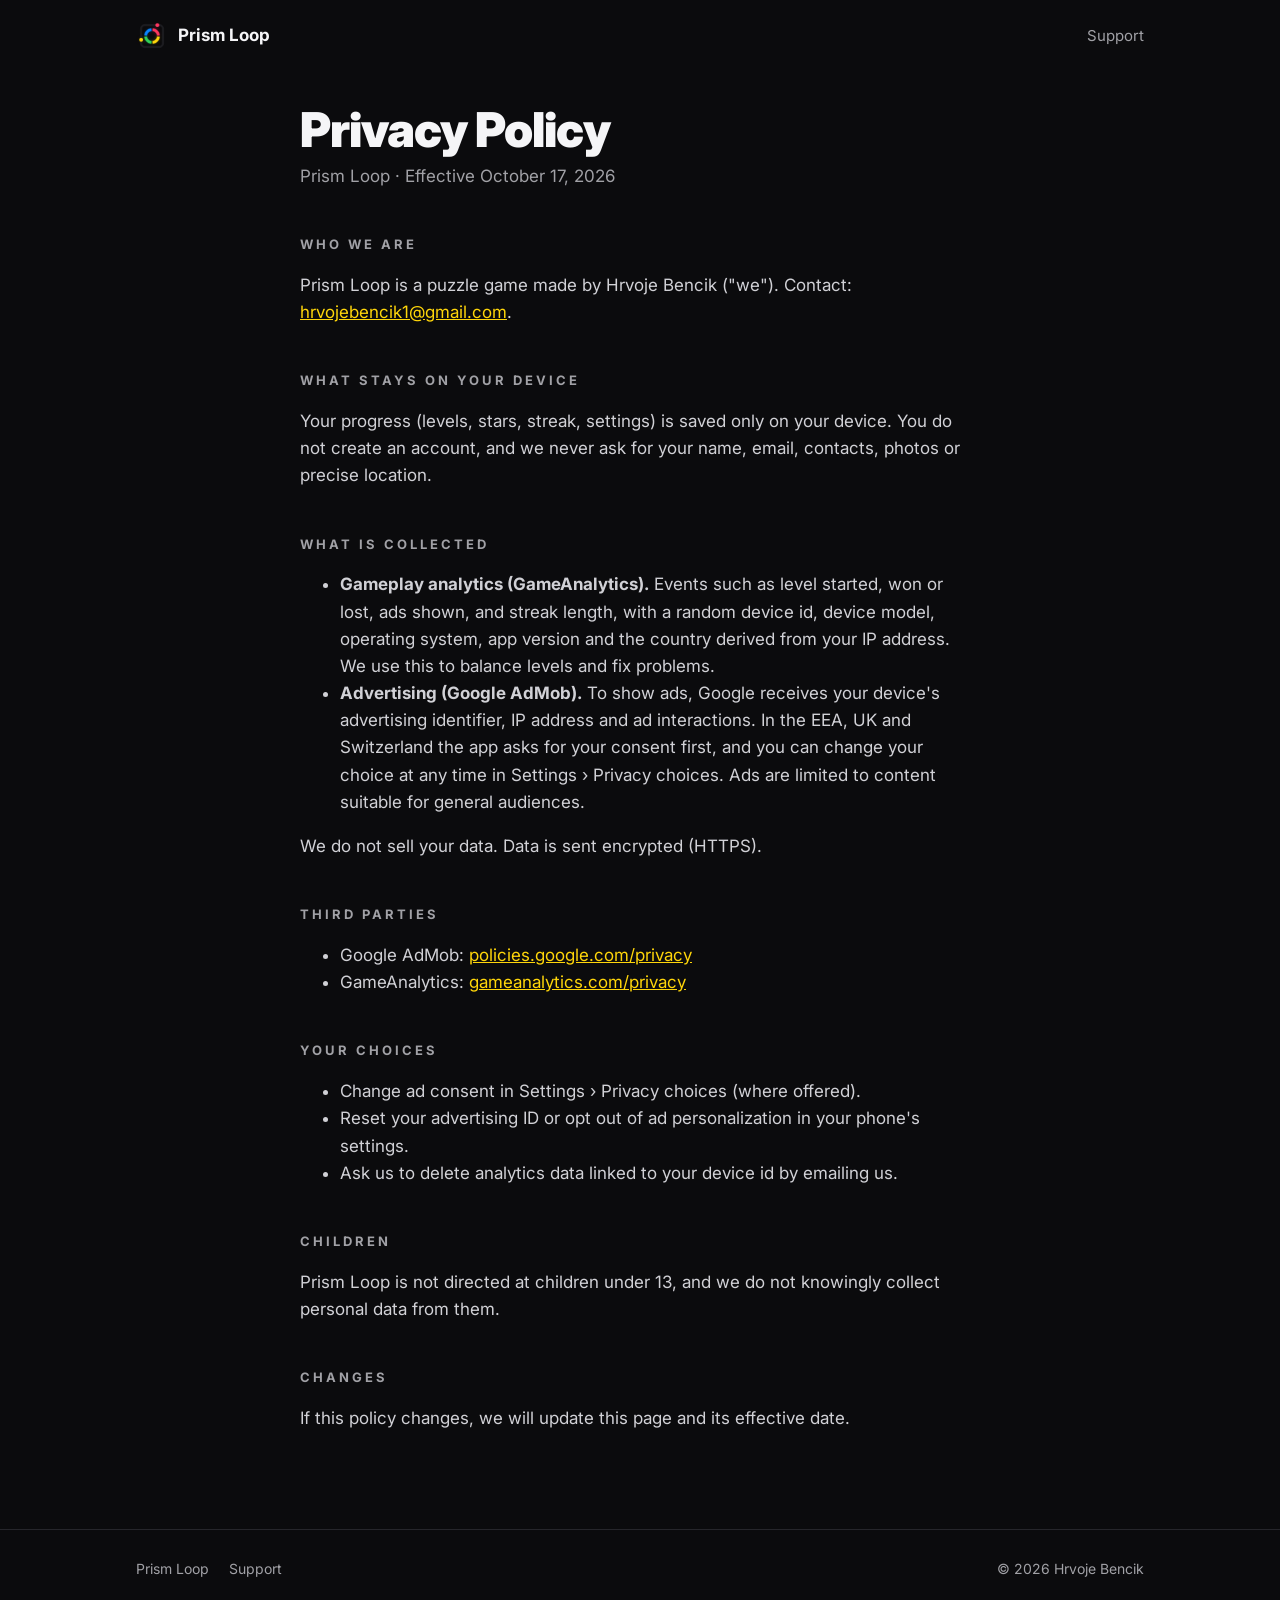
<file: prism-loop/privacy/index.html>
<!doctype html>
<html lang="en">
<head>
<meta charset="utf-8">
<meta name="viewport" content="width=device-width, initial-scale=1">
<title>Prism Loop Privacy Policy</title>
<meta name="description" content="How Prism Loop: Color Sort Puzzle handles your data.">
<meta name="theme-color" content="#0B0B0D">
<link rel="icon" href="/favicon.png">
<link rel="preconnect" href="https://fonts.googleapis.com">
<link rel="preconnect" href="https://fonts.gstatic.com" crossorigin>
<link href="https://fonts.googleapis.com/css2?family=Inter:wght@400;700;900&display=swap" rel="stylesheet">
<link rel="stylesheet" href="../style.css">
</head>
<body>
<div class="wrap">
  <header class="bar">
    <a class="home" href="../"><img src="../img/apple-touch-icon.png" alt="">Prism Loop</a>
    <nav><a href="../support/">Support</a></nav>
  </header>
  <main class="doc">
<h1>Privacy Policy</h1>
<p class="meta">Prism Loop · Effective October 17, 2026</p>

<h2>Who we are</h2>
<p>Prism Loop is a puzzle game made by Hrvoje Bencik ("we"). Contact: <a href="mailto:hrvojebencik1@gmail.com">hrvojebencik1@gmail.com</a>.</p>

<h2>What stays on your device</h2>
<p>Your progress (levels, stars, streak, settings) is saved only on your device. You do not create an account, and we never ask for your name, email, contacts, photos or precise location.</p>

<h2>What is collected</h2>
<ul>
  <li><b>Gameplay analytics (GameAnalytics).</b> Events such as level started, won or lost, ads shown, and streak length, with a random device id, device model, operating system, app version and the country derived from your IP address. We use this to balance levels and fix problems.</li>
  <li><b>Advertising (Google AdMob).</b> To show ads, Google receives your device's advertising identifier, IP address and ad interactions. In the EEA, UK and Switzerland the app asks for your consent first, and you can change your choice at any time in Settings › Privacy choices. Ads are limited to content suitable for general audiences.</li>
</ul>
<p>We do not sell your data. Data is sent encrypted (HTTPS).</p>

<h2>Third parties</h2>
<ul>
  <li>Google AdMob: <a href="https://policies.google.com/privacy">policies.google.com/privacy</a></li>
  <li>GameAnalytics: <a href="https://gameanalytics.com/privacy">gameanalytics.com/privacy</a></li>
</ul>

<h2>Your choices</h2>
<ul>
  <li>Change ad consent in Settings › Privacy choices (where offered).</li>
  <li>Reset your advertising ID or opt out of ad personalization in your phone's settings.</li>
  <li>Ask us to delete analytics data linked to your device id by emailing us.</li>
</ul>

<h2>Children</h2>
<p>Prism Loop is not directed at children under 13, and we do not knowingly collect personal data from them.</p>

<h2>Changes</h2>
<p>If this policy changes, we will update this page and its effective date.</p>
  </main>
</div>

<footer>
  <div class="wrap">
    <div><a href="../">Prism Loop</a><a href="../support/">Support</a></div>
    <div>© 2026 Hrvoje Bencik</div>
  </div>
</footer>
</body>
</html>
</file>
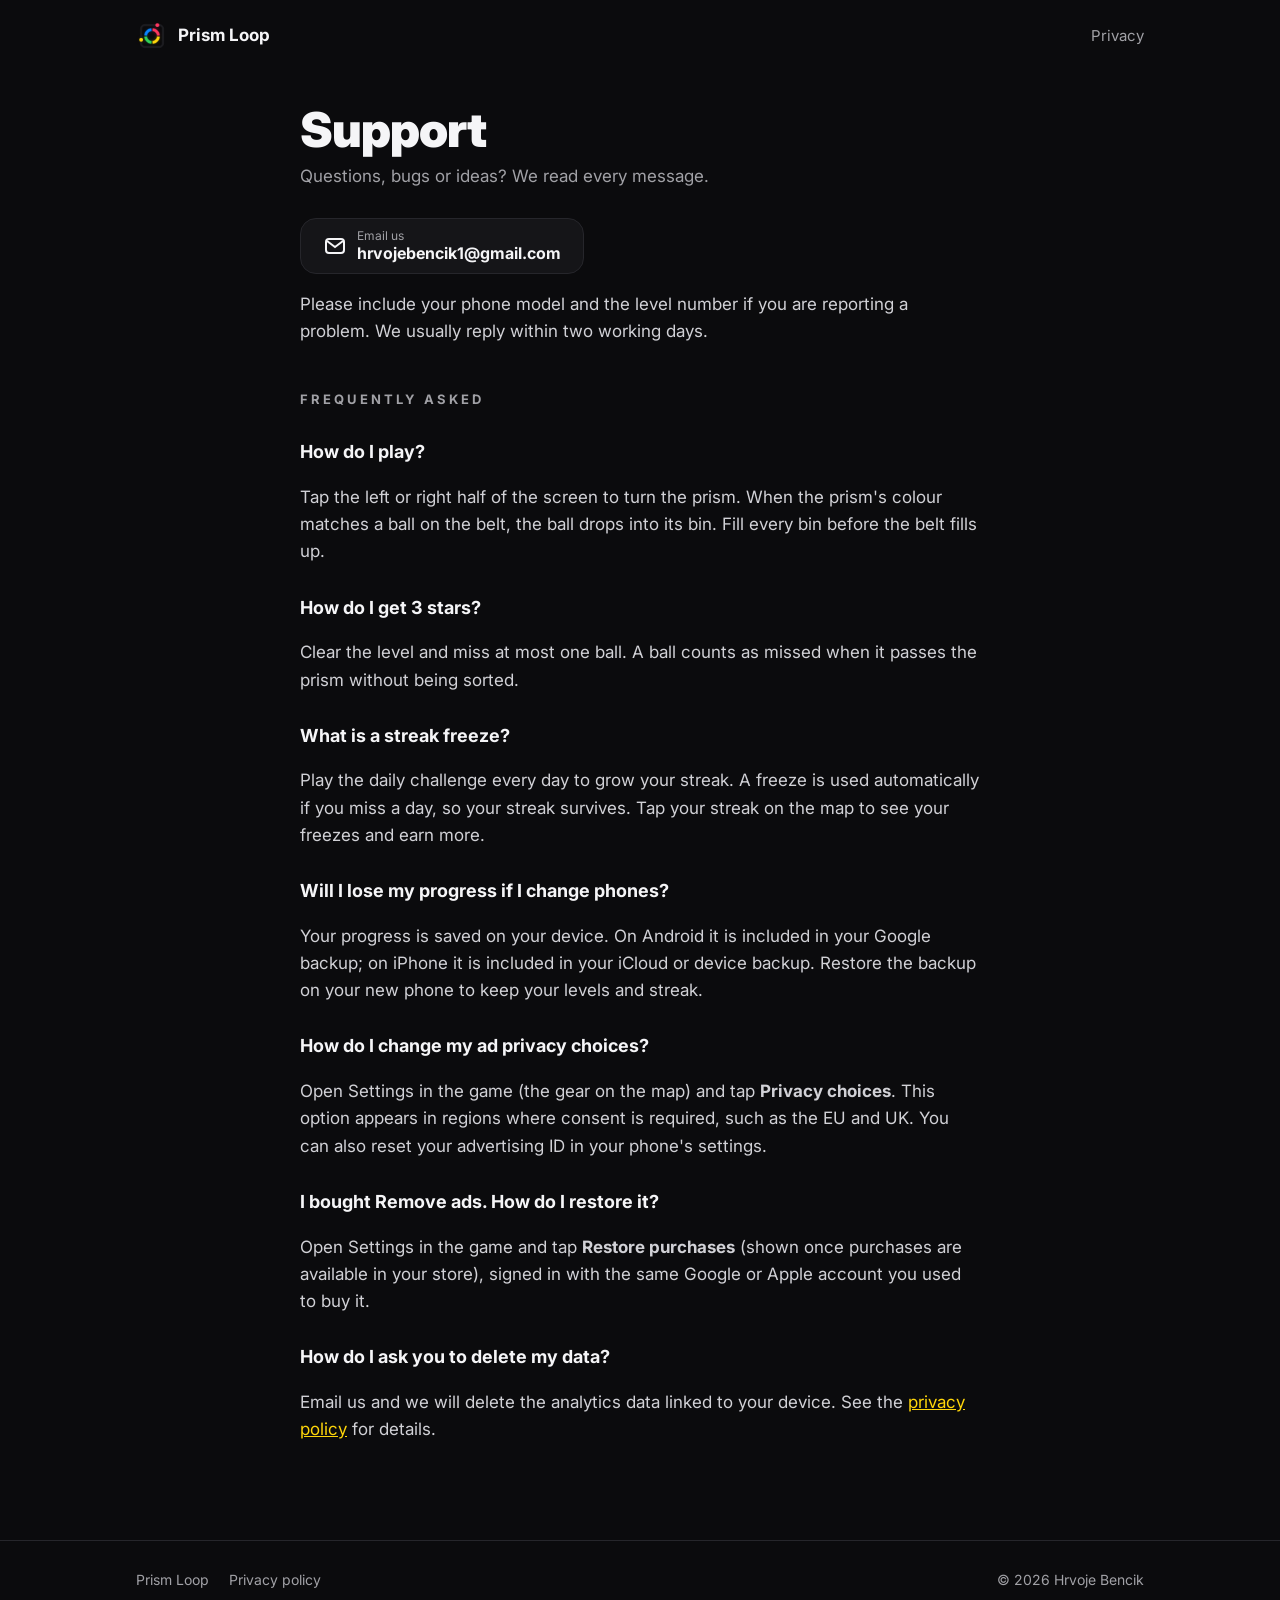
<file: prism-loop/support/index.html>
<!doctype html>
<html lang="en">
<head>
<meta charset="utf-8">
<meta name="viewport" content="width=device-width, initial-scale=1">
<title>Prism Loop Support</title>
<meta name="description" content="Help and contact for Prism Loop: Color Sort Puzzle.">
<meta name="theme-color" content="#0B0B0D">
<link rel="icon" href="/favicon.png">
<link rel="preconnect" href="https://fonts.googleapis.com">
<link rel="preconnect" href="https://fonts.gstatic.com" crossorigin>
<link href="https://fonts.googleapis.com/css2?family=Inter:wght@400;700;900&display=swap" rel="stylesheet">
<link rel="stylesheet" href="../style.css">
</head>
<body>
<div class="wrap">
  <header class="bar">
    <a class="home" href="../"><img src="../img/apple-touch-icon.png" alt="">Prism Loop</a>
    <nav><a href="../privacy/">Privacy</a></nav>
  </header>

  <main class="doc">
    <h1>Support</h1>
    <p class="meta">Questions, bugs or ideas? We read every message.</p>
    <div class="contact">
      <a class="store" href="mailto:hrvojebencik1@gmail.com?subject=Prism%20Loop%20support">
        <svg viewBox="0 0 24 24" fill="none" stroke="currentColor" stroke-width="2" aria-hidden="true"><rect x="3" y="5" width="18" height="14" rx="3"/><path d="m4 7 8 6 8-6"/></svg>
        <span><small>Email us</small>hrvojebencik1@gmail.com</span>
      </a>
    </div>
    <p>Please include your phone model and the level number if you are reporting a problem. We usually reply within two working days.</p>

    <h2>Frequently asked</h2>

    <h3>How do I play?</h3>
    <p>Tap the left or right half of the screen to turn the prism. When the prism's colour matches a ball on the belt, the ball drops into its bin. Fill every bin before the belt fills up.</p>

    <h3>How do I get 3 stars?</h3>
    <p>Clear the level and miss at most one ball. A ball counts as missed when it passes the prism without being sorted.</p>

    <h3>What is a streak freeze?</h3>
    <p>Play the daily challenge every day to grow your streak. A freeze is used automatically if you miss a day, so your streak survives. Tap your streak on the map to see your freezes and earn more.</p>

    <h3>Will I lose my progress if I change phones?</h3>
    <p>Your progress is saved on your device. On Android it is included in your Google backup; on iPhone it is included in your iCloud or device backup. Restore the backup on your new phone to keep your levels and streak.</p>

    <h3>How do I change my ad privacy choices?</h3>
    <p>Open Settings in the game (the gear on the map) and tap <b>Privacy choices</b>. This option appears in regions where consent is required, such as the EU and UK. You can also reset your advertising ID in your phone's settings.</p>

    <h3>I bought Remove ads. How do I restore it?</h3>
    <p>Open Settings in the game and tap <b>Restore purchases</b> (shown once purchases are available in your store), signed in with the same Google or Apple account you used to buy it.</p>

    <h3>How do I ask you to delete my data?</h3>
    <p>Email us and we will delete the analytics data linked to your device. See the <a href="../privacy/">privacy policy</a> for details.</p>
  </main>
</div>

<footer>
  <div class="wrap">
    <div><a href="../">Prism Loop</a><a href="../privacy/">Privacy policy</a></div>
    <div>© 2026 Hrvoje Bencik</div>
  </div>
</footer>
</body>
</html>
</file>
<file: prism-loop/style.css>
:root {
  --bg: #0B0B0D;
  --surface: #151518;
  --line: #26262B;
  --text: #F5F5F7;
  --muted: #A1A1A6;
  --brand: #5A2EE6;
  --red: #FF453A;
  --yellow: #FFD60A;
  --green: #30D158;
  --blue: #0A84FF;
}
* { box-sizing: border-box; }
html { -webkit-text-size-adjust: 100%; }
body {
  margin: 0;
  background: var(--bg);
  color: var(--text);
  font: 17px/1.6 "Inter", -apple-system, "Segoe UI", sans-serif;
}
a { color: var(--yellow); }
img { display: block; max-width: 100%; }
.wrap { max-width: 1040px; margin: 0 auto; padding: 0 16px; }

/* Top bar */
.bar { display: flex; align-items: center; justify-content: space-between; padding: 20px 0; }
.bar a.home { display: flex; align-items: center; gap: 10px; color: var(--text); text-decoration: none; font-weight: 700; }
.bar a.home img { width: 32px; height: 32px; border-radius: 8px; }
.bar nav a { color: var(--muted); text-decoration: none; margin-left: 20px; font-size: 15px; }
.bar nav a:hover { color: var(--text); }

/* Hero */
.hero { text-align: center; padding: 48px 0 24px; position: relative; }
.hero::before {
  content: ""; position: absolute; inset: -40px 0 auto; height: 420px; z-index: -1;
  background: radial-gradient(closest-side, rgba(90, 46, 230, 0.35), transparent);
}
.hero .icon { width: 128px; height: 128px; border-radius: 28px; margin: 0 auto 28px; box-shadow: 0 20px 60px rgba(90, 46, 230, 0.45); }
.hero h1 { font-size: clamp(40px, 8vw, 72px); font-weight: 900; line-height: 1.02; letter-spacing: -0.02em; margin: 0; }
.hero p.lead { font-size: clamp(18px, 3vw, 22px); color: var(--muted); max-width: 560px; margin: 18px auto 0; }
.dots { display: flex; justify-content: center; gap: 10px; margin: 26px 0 0; }
.dots span { width: 12px; height: 12px; border-radius: 50%; }
.stores { display: flex; flex-wrap: wrap; justify-content: center; gap: 12px; margin: 32px 0 0; }
.store {
  display: inline-flex; align-items: center; gap: 10px; min-height: 56px; padding: 0 22px;
  border-radius: 16px; background: var(--surface); border: 1px solid var(--line);
  color: var(--text); text-decoration: none; font-weight: 700; font-size: 16px;
}
.store small { display: block; font-weight: 400; color: var(--muted); font-size: 12px; line-height: 1.2; }
.store span { line-height: 1.25; text-align: left; }
.store svg { width: 24px; height: 24px; flex: none; }

/* Screenshots */
.shots {
  display: flex; gap: 16px; overflow-x: auto; scroll-snap-type: x mandatory;
  padding: 40px 16px 24px; margin: 0 -16px; scrollbar-width: none;
}
.shots::-webkit-scrollbar { display: none; }
.shots img { width: 240px; height: auto; aspect-ratio: 9 / 16; border-radius: 20px; flex: none; scroll-snap-align: center; }
@media (min-width: 1040px) { .shots { justify-content: center; } .shots img { width: 156px; } }

/* Features */
.features { display: grid; grid-template-columns: repeat(auto-fit, minmax(240px, 1fr)); gap: 16px; padding: 32px 0 64px; }
.card { background: var(--surface); border: 1px solid var(--line); border-radius: 24px; padding: 28px; }
.card h3 { margin: 0 0 8px; font-size: 20px; font-weight: 700; }
.card p { margin: 0; color: var(--muted); font-size: 16px; }
.card i { display: block; width: 14px; height: 14px; border-radius: 50%; margin-bottom: 18px; }

/* Text pages */
.doc { max-width: 680px; margin: 0 auto; padding: 32px 0 80px; }
.doc h1 { font-size: clamp(34px, 6vw, 48px); font-weight: 900; letter-spacing: -0.02em; margin: 0 0 6px; line-height: 1.1; }
.doc .meta { color: var(--muted); margin: 0 0 8px; }
.doc h2 { font-size: 13px; letter-spacing: 3px; text-transform: uppercase; color: var(--muted); margin: 44px 0 10px; }
.doc h3 { font-size: 18px; margin: 28px 0 6px; }
.doc p, .doc li { color: #D1D1D6; }
.contact { margin: 28px 0 0; }
.contact a.store { color: var(--text); }

footer { border-top: 1px solid var(--line); padding: 28px 0 48px; color: var(--muted); font-size: 14px; }
footer .wrap { display: flex; flex-wrap: wrap; gap: 8px 24px; justify-content: space-between; }
footer a { color: var(--muted); text-decoration: none; margin-right: 20px; }
footer a:hover { color: var(--text); }
</file>
<file: echo-path/style.css>
:root {
  --bg: #04060B;
  --raised: #0A101B;
  --line: rgba(159, 232, 255, 0.13);
  --line-strong: rgba(159, 232, 255, 0.24);
  --text: #EAF3F6;
  --dim: #8A9DAD;
  --pulse: #5EF2E0;
  --exit: #FFC86B;
}
* { box-sizing: border-box; }
html { -webkit-text-size-adjust: 100%; }
body { overflow-x: hidden;
  margin: 0; color: var(--text);
  background: radial-gradient(1200px 700px at 50% -10%, #0C2234 0%, var(--bg) 60%) fixed, var(--bg);
  font: 17px/1.65 "Manrope", -apple-system, "Segoe UI", sans-serif;
}
a { color: var(--pulse); }
img { display: block; max-width: 100%; }
.wrap { max-width: 1040px; margin: 0 auto; padding: 0 16px; }
.mono { font-family: "JetBrains Mono", ui-monospace, monospace; text-transform: uppercase; letter-spacing: 0.18em; font-size: 12px; color: var(--pulse); }

.bar { display: flex; align-items: center; justify-content: space-between; padding: 20px 0; border-bottom: 1px solid var(--line); }
.bar a.home { display: flex; align-items: center; gap: 12px; color: var(--text); text-decoration: none; font: 500 18px "Space Grotesk", sans-serif; }
.bar a.home img { width: 32px; height: 32px; border-radius: 8px; }
.bar nav a { color: var(--dim); text-decoration: none; margin-left: 22px; font-size: 15px; }
.bar nav a:hover { color: var(--text); }

.hero { display: grid; grid-template-columns: 1.1fr 0.9fr; gap: 40px; align-items: center; padding: 72px 0 40px; }
.hero .kicker { display: flex; align-items: center; gap: 14px; }
.hero .kicker::before { content: ""; width: 44px; height: 2px; background: var(--pulse); }
.hero h1 { font: 300 clamp(56px, 10vw, 112px)/0.92 "Space Grotesk", sans-serif; letter-spacing: -0.04em; margin: 18px 0 0; }
.hero p.lead { font-size: clamp(18px, 2.4vw, 21px); color: var(--dim); max-width: 520px; margin: 24px 0 0; }
.hero .icon { width: 100%; max-width: 360px; justify-self: center; border-radius: 22%; box-shadow: 0 0 0 1px var(--line-strong), 0 30px 90px rgba(94, 242, 224, 0.18); }
@media (max-width: 760px) { .hero { grid-template-columns: minmax(0, 1fr); padding-top: 40px; } .hero .icon { max-width: 200px; justify-self: start; order: -1; } }

.stores { display: flex; flex-wrap: wrap; gap: 12px; margin: 34px 0 0; }
.store {
  display: inline-flex; align-items: center; gap: 12px; min-height: 58px; padding: 0 22px;
  border: 1px solid var(--line-strong); border-radius: 12px; background: rgba(10, 16, 27, 0.6);
  color: var(--text); text-decoration: none; font: 600 16px "Space Grotesk", sans-serif; position: relative;
}
.store small { display: block; font: 400 11px "JetBrains Mono", monospace; letter-spacing: 0.14em; text-transform: uppercase; color: var(--dim); }
.store span { line-height: 1.3; }
.store svg { width: 24px; height: 24px; flex: none; color: var(--pulse); }

.shots { display: flex; gap: 16px; overflow-x: auto; scroll-snap-type: x mandatory; padding: 32px 16px 24px; margin: 0 -16px; scrollbar-width: none; }
.shots::-webkit-scrollbar { display: none; }
.shots img { width: 230px; aspect-ratio: 9 / 16; height: auto; border-radius: 14px; flex: none; scroll-snap-align: center; border: 1px solid var(--line); }
@media (min-width: 1040px) { .shots { justify-content: center; } .shots img { width: 156px; } }

.features { display: grid; grid-template-columns: repeat(auto-fit, minmax(min(230px, 100%), 1fr)); border-top: 1px solid var(--line); margin: 32px 0 72px; }
.feature { padding: 28px 24px 28px 0; border-bottom: 1px solid var(--line); }
.feature h3 { font: 500 22px "Space Grotesk", sans-serif; margin: 10px 0 6px; }
.feature p { margin: 0; color: var(--dim); font-size: 16px; }

.doc { max-width: 680px; margin: 0 auto; padding: 48px 0 80px; }
.doc h1 { font: 300 clamp(40px, 7vw, 60px)/1.05 "Space Grotesk", sans-serif; letter-spacing: -0.03em; margin: 10px 0 8px; }
.doc .meta { color: var(--dim); margin: 0 0 8px; }
.doc h2 { font: 500 12px "JetBrains Mono", monospace; letter-spacing: 0.2em; text-transform: uppercase; color: var(--pulse); margin: 46px 0 12px; padding-top: 18px; border-top: 1px solid var(--line); }
.doc h3 { font: 500 19px "Space Grotesk", sans-serif; margin: 28px 0 6px; }
.doc p, .doc li { color: #C9D6DE; }
.contact { margin: 28px 0 0; }

footer { border-top: 1px solid var(--line); padding: 28px 0 48px; color: var(--dim); font-size: 14px; }
footer .wrap { display: flex; flex-wrap: wrap; gap: 8px 24px; justify-content: space-between; }
footer a { color: var(--dim); text-decoration: none; margin-right: 20px; }
footer a:hover { color: var(--text); }
</file>
<file: orbit-drift/style.css>
:root {
  --bg: #060818;
  --surface: #0F1230;
  --line: #1F2450;
  --text: #F5F5F7;
  --muted: #9AA0C8;
  --brand: #5EF2D6;
  --teal: #5EF2D6;
  --gold: #FFD27A;
  --violet: #8A6CFF;
  --coral: #FF6B6B;
}
* { box-sizing: border-box; }
html { -webkit-text-size-adjust: 100%; }
body {
  margin: 0;
  background: var(--bg);
  color: var(--text);
  font: 17px/1.6 "Inter", -apple-system, "Segoe UI", sans-serif;
}
a { color: var(--teal); }
img { display: block; max-width: 100%; }
.wrap { max-width: 1040px; margin: 0 auto; padding: 0 16px; }

/* Top bar */
.bar { display: flex; align-items: center; justify-content: space-between; padding: 20px 0; }
.bar a.home { display: flex; align-items: center; gap: 10px; color: var(--text); text-decoration: none; font-weight: 700; }
.bar a.home img { width: 32px; height: 32px; border-radius: 8px; }
.bar nav a { color: var(--muted); text-decoration: none; margin-left: 20px; font-size: 15px; }
.bar nav a:hover { color: var(--text); }

/* Hero */
.hero { text-align: center; padding: 48px 0 24px; position: relative; }
.hero::before {
  content: ""; position: absolute; inset: -40px 0 auto; height: 420px; z-index: -1;
  background: radial-gradient(closest-side, rgba(94, 242, 214, 0.22), transparent);
}
.hero .icon { width: 128px; height: 128px; border-radius: 28px; margin: 0 auto 28px; box-shadow: 0 20px 60px rgba(94, 242, 214, 0.35); }
.hero h1 { font-size: clamp(40px, 8vw, 72px); font-weight: 900; line-height: 1.02; letter-spacing: -0.02em; margin: 0; }
.hero p.lead { font-size: clamp(18px, 3vw, 22px); color: var(--muted); max-width: 560px; margin: 18px auto 0; }
.dots { display: flex; justify-content: center; gap: 10px; margin: 26px 0 0; }
.dots span { width: 12px; height: 12px; border-radius: 50%; }
.stores { display: flex; flex-wrap: wrap; justify-content: center; gap: 12px; margin: 32px 0 0; }
.store {
  display: inline-flex; align-items: center; gap: 10px; min-height: 56px; padding: 0 22px;
  border-radius: 16px; background: var(--surface); border: 1px solid var(--line);
  color: var(--text); text-decoration: none; font-weight: 700; font-size: 16px;
}
.store small { display: block; font-weight: 400; color: var(--muted); font-size: 12px; line-height: 1.2; }
.store span { line-height: 1.25; text-align: left; }
.store svg { width: 24px; height: 24px; flex: none; }

/* Screenshots */
.shots {
  display: flex; gap: 16px; overflow-x: auto; scroll-snap-type: x mandatory;
  padding: 40px 16px 24px; margin: 0 -16px; scrollbar-width: none;
}
.shots::-webkit-scrollbar { display: none; }
.shots img { width: 240px; height: auto; aspect-ratio: 9 / 16; border-radius: 20px; flex: none; scroll-snap-align: center; }
@media (min-width: 1040px) { .shots { justify-content: center; } .shots img { width: 156px; } }

/* Features */
.features { display: grid; grid-template-columns: repeat(auto-fit, minmax(240px, 1fr)); gap: 16px; padding: 32px 0 64px; }
.card { background: var(--surface); border: 1px solid var(--line); border-radius: 24px; padding: 28px; }
.card h3 { margin: 0 0 8px; font-size: 20px; font-weight: 700; }
.card p { margin: 0; color: var(--muted); font-size: 16px; }
.card i { display: block; width: 14px; height: 14px; border-radius: 50%; margin-bottom: 18px; }

/* Text pages */
.doc { max-width: 680px; margin: 0 auto; padding: 32px 0 80px; }
.doc h1 { font-size: clamp(34px, 6vw, 48px); font-weight: 900; letter-spacing: -0.02em; margin: 0 0 6px; line-height: 1.1; }
.doc .meta { color: var(--muted); margin: 0 0 8px; }
.doc h2 { font-size: 13px; letter-spacing: 3px; text-transform: uppercase; color: var(--muted); margin: 44px 0 10px; }
.doc h3 { font-size: 18px; margin: 28px 0 6px; }
.doc p, .doc li { color: #D1D1D6; }
.contact { margin: 28px 0 0; }
.contact a.store { color: var(--text); }

footer { border-top: 1px solid var(--line); padding: 28px 0 48px; color: var(--muted); font-size: 14px; }
footer .wrap { display: flex; flex-wrap: wrap; gap: 8px 24px; justify-content: space-between; }
footer a { color: var(--muted); text-decoration: none; margin-right: 20px; }
footer a:hover { color: var(--text); }
</file>
